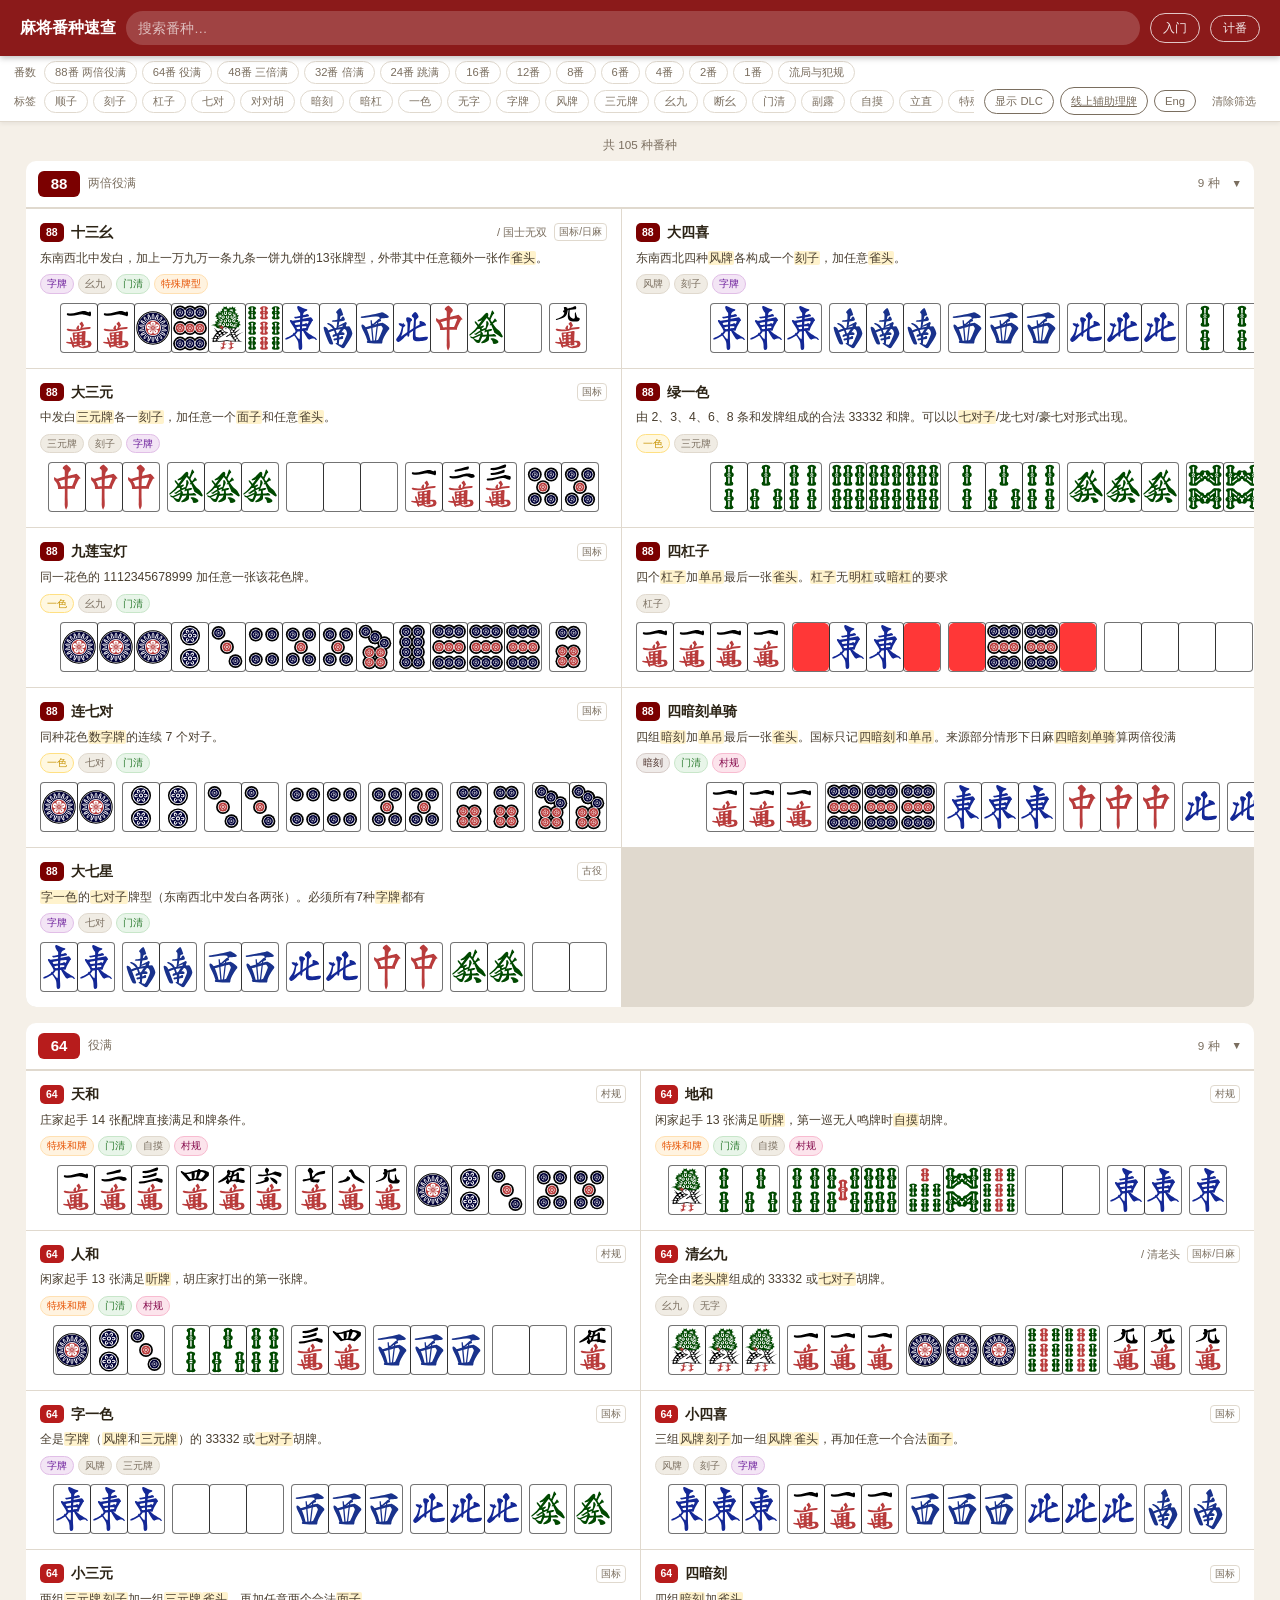
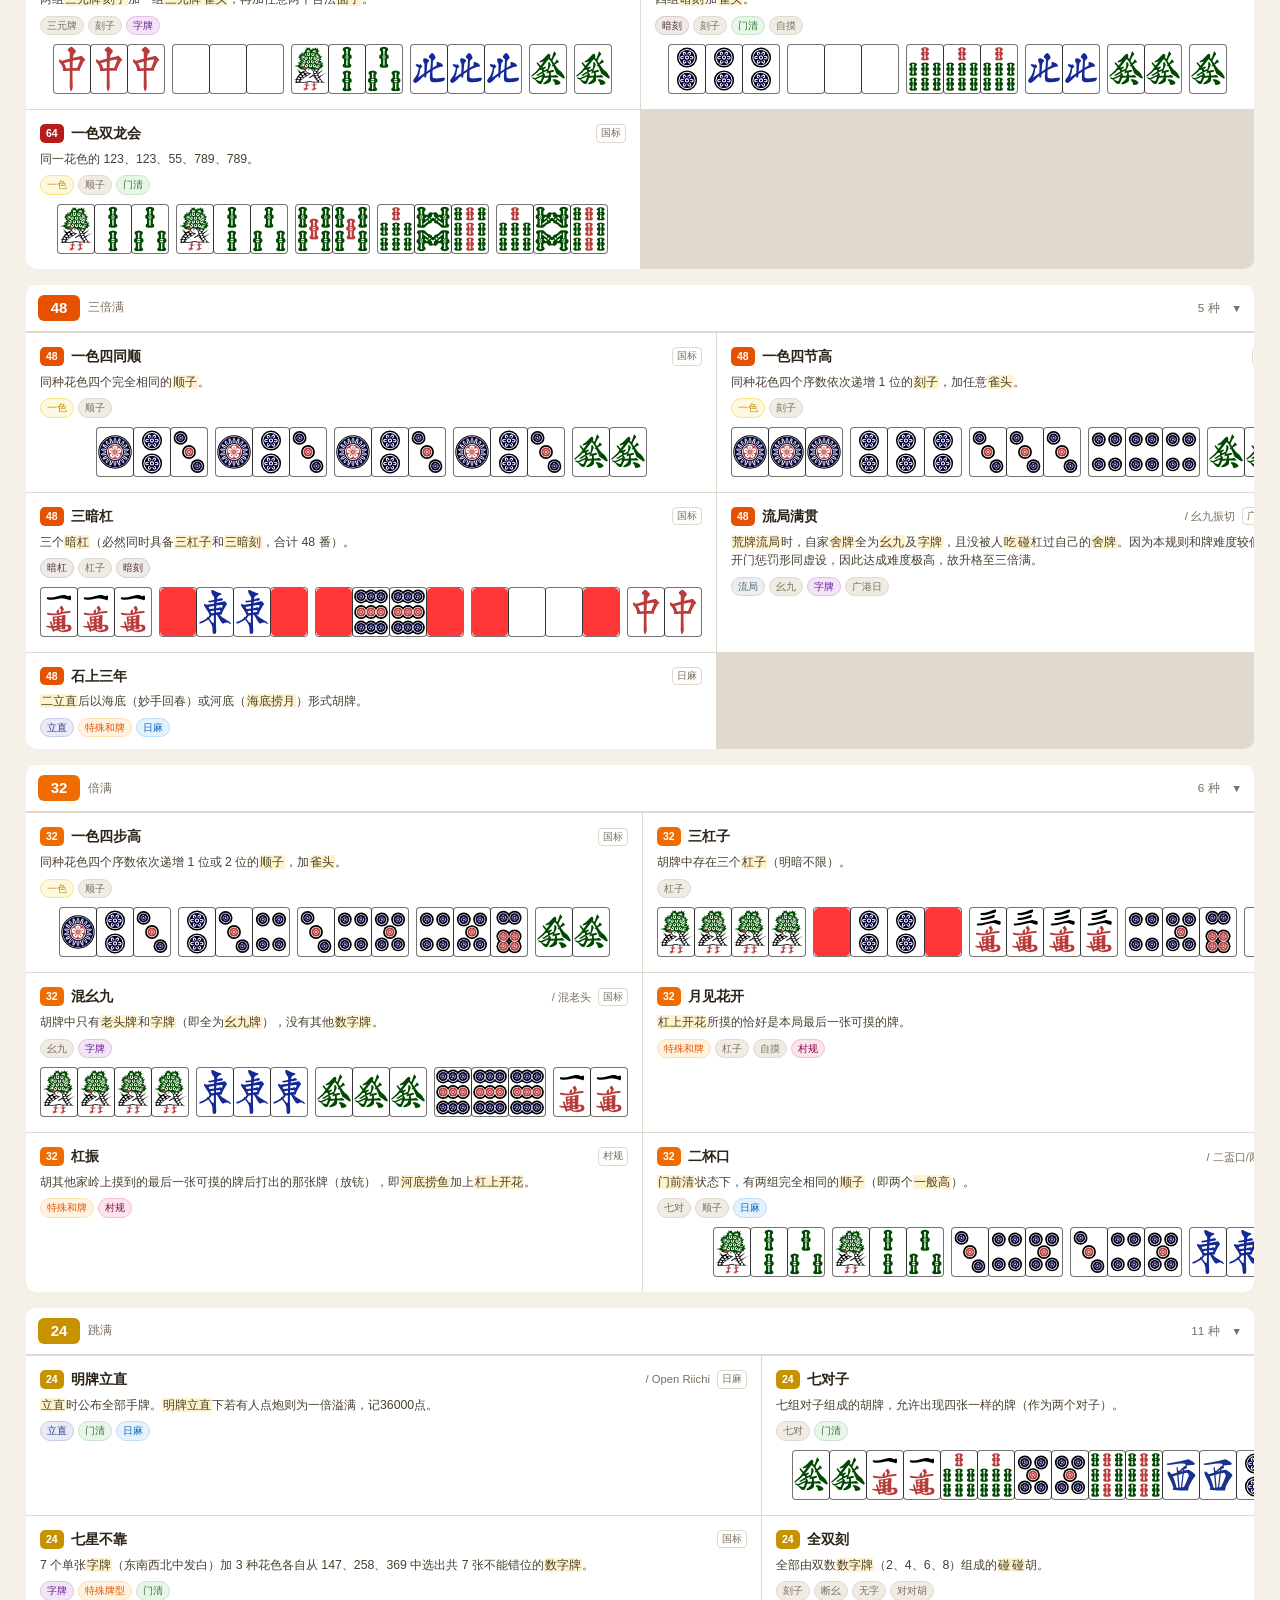
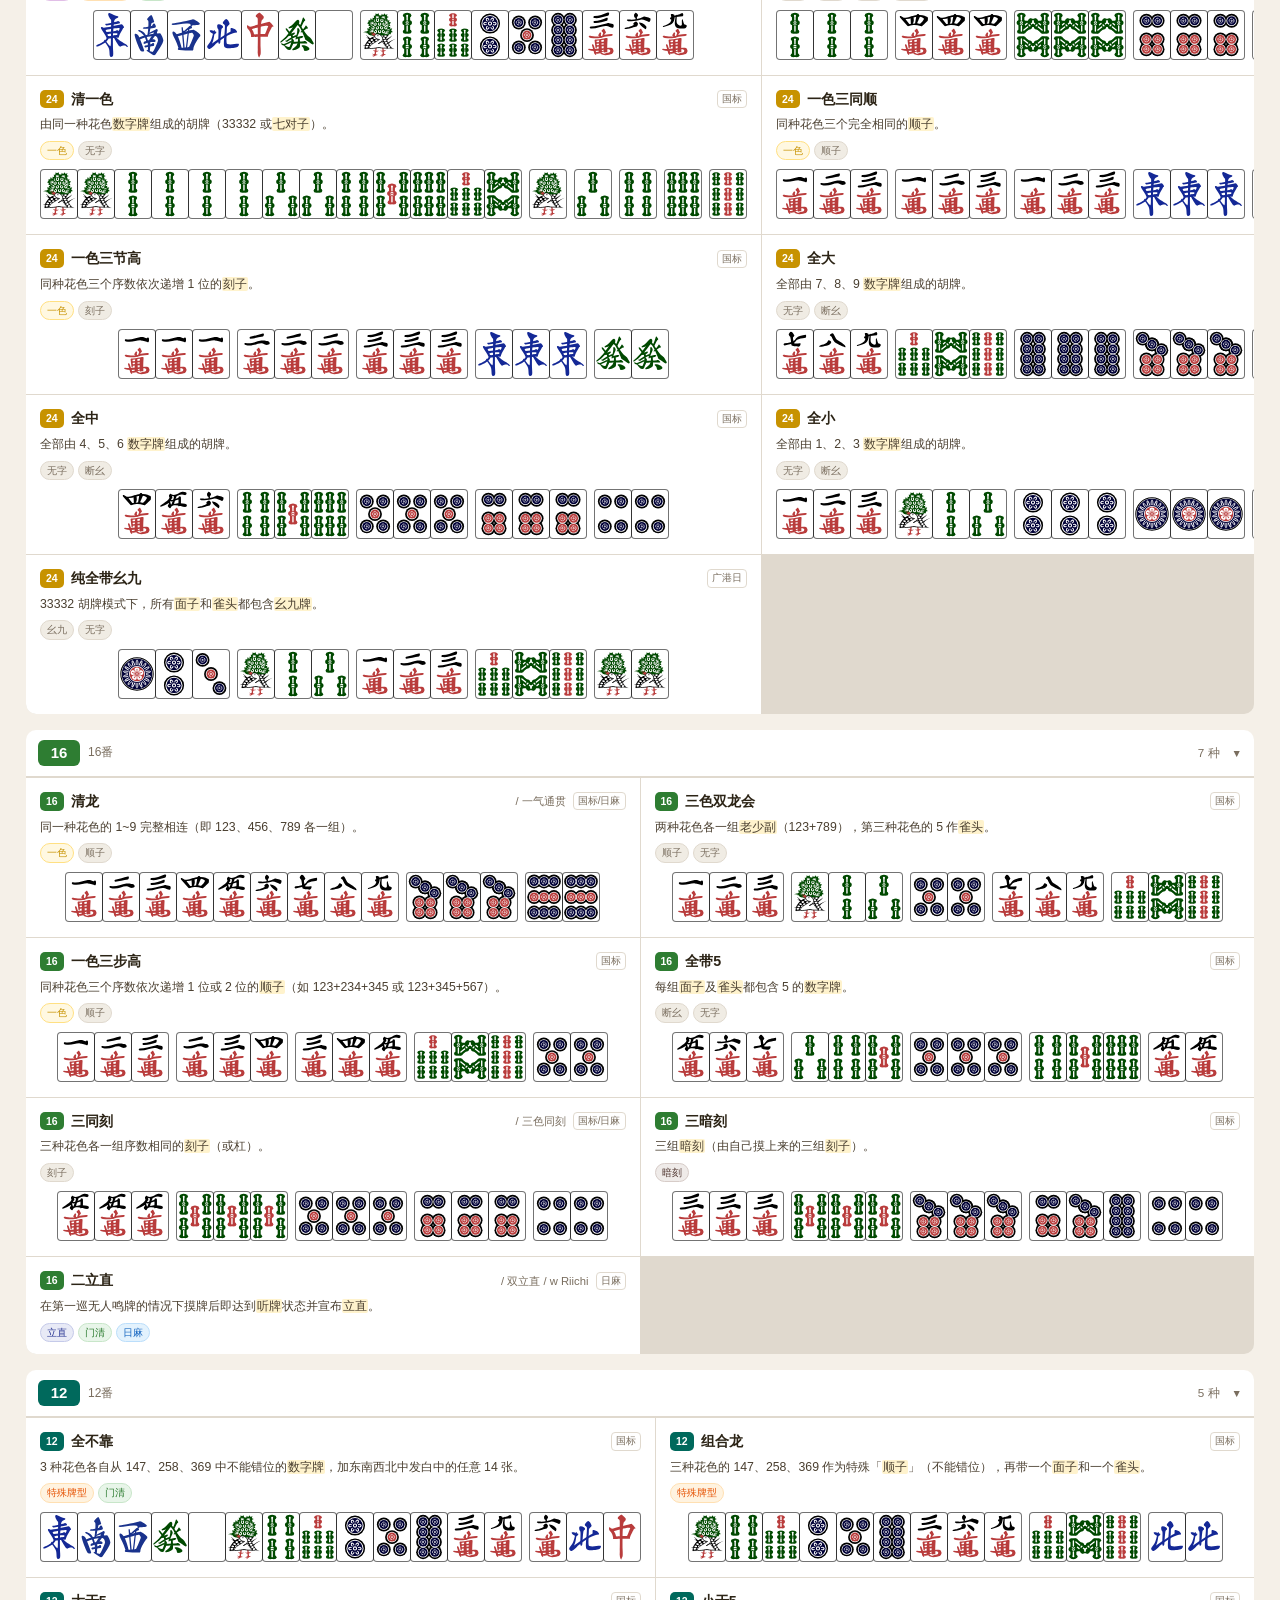
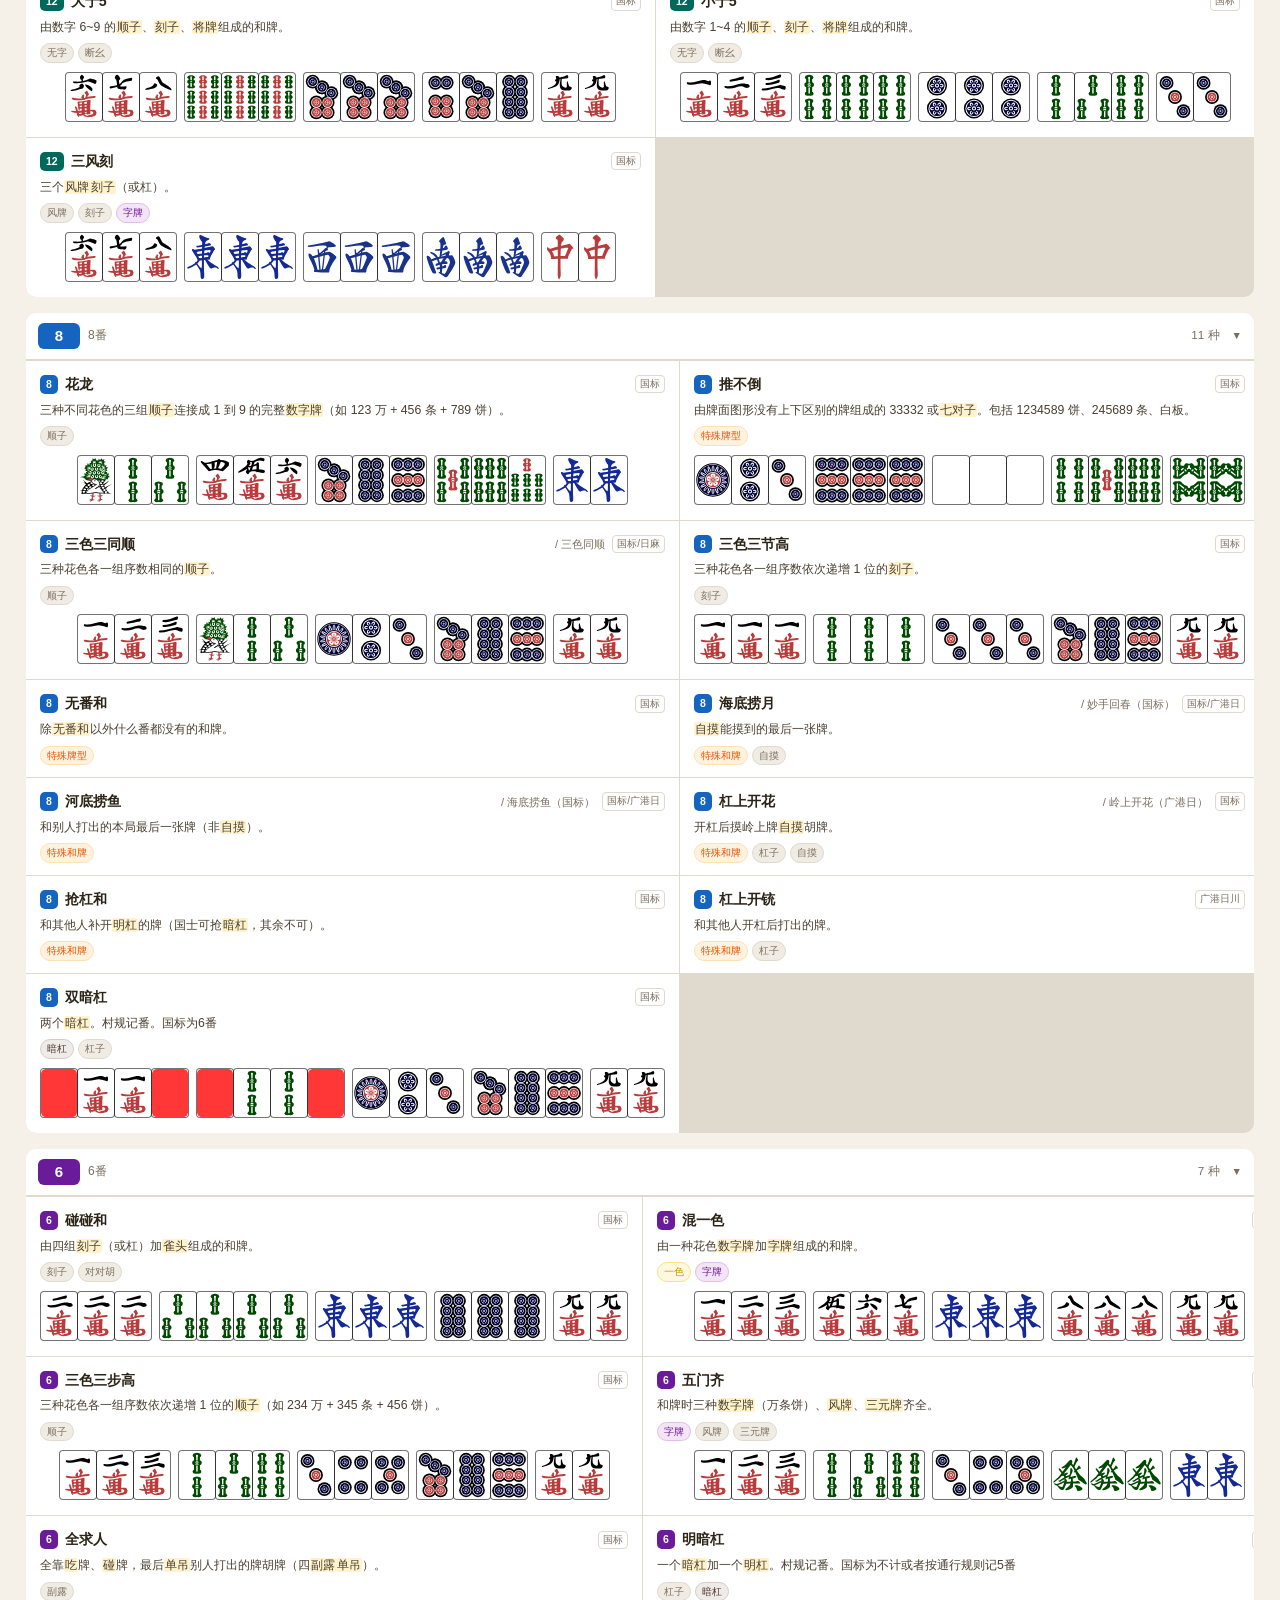
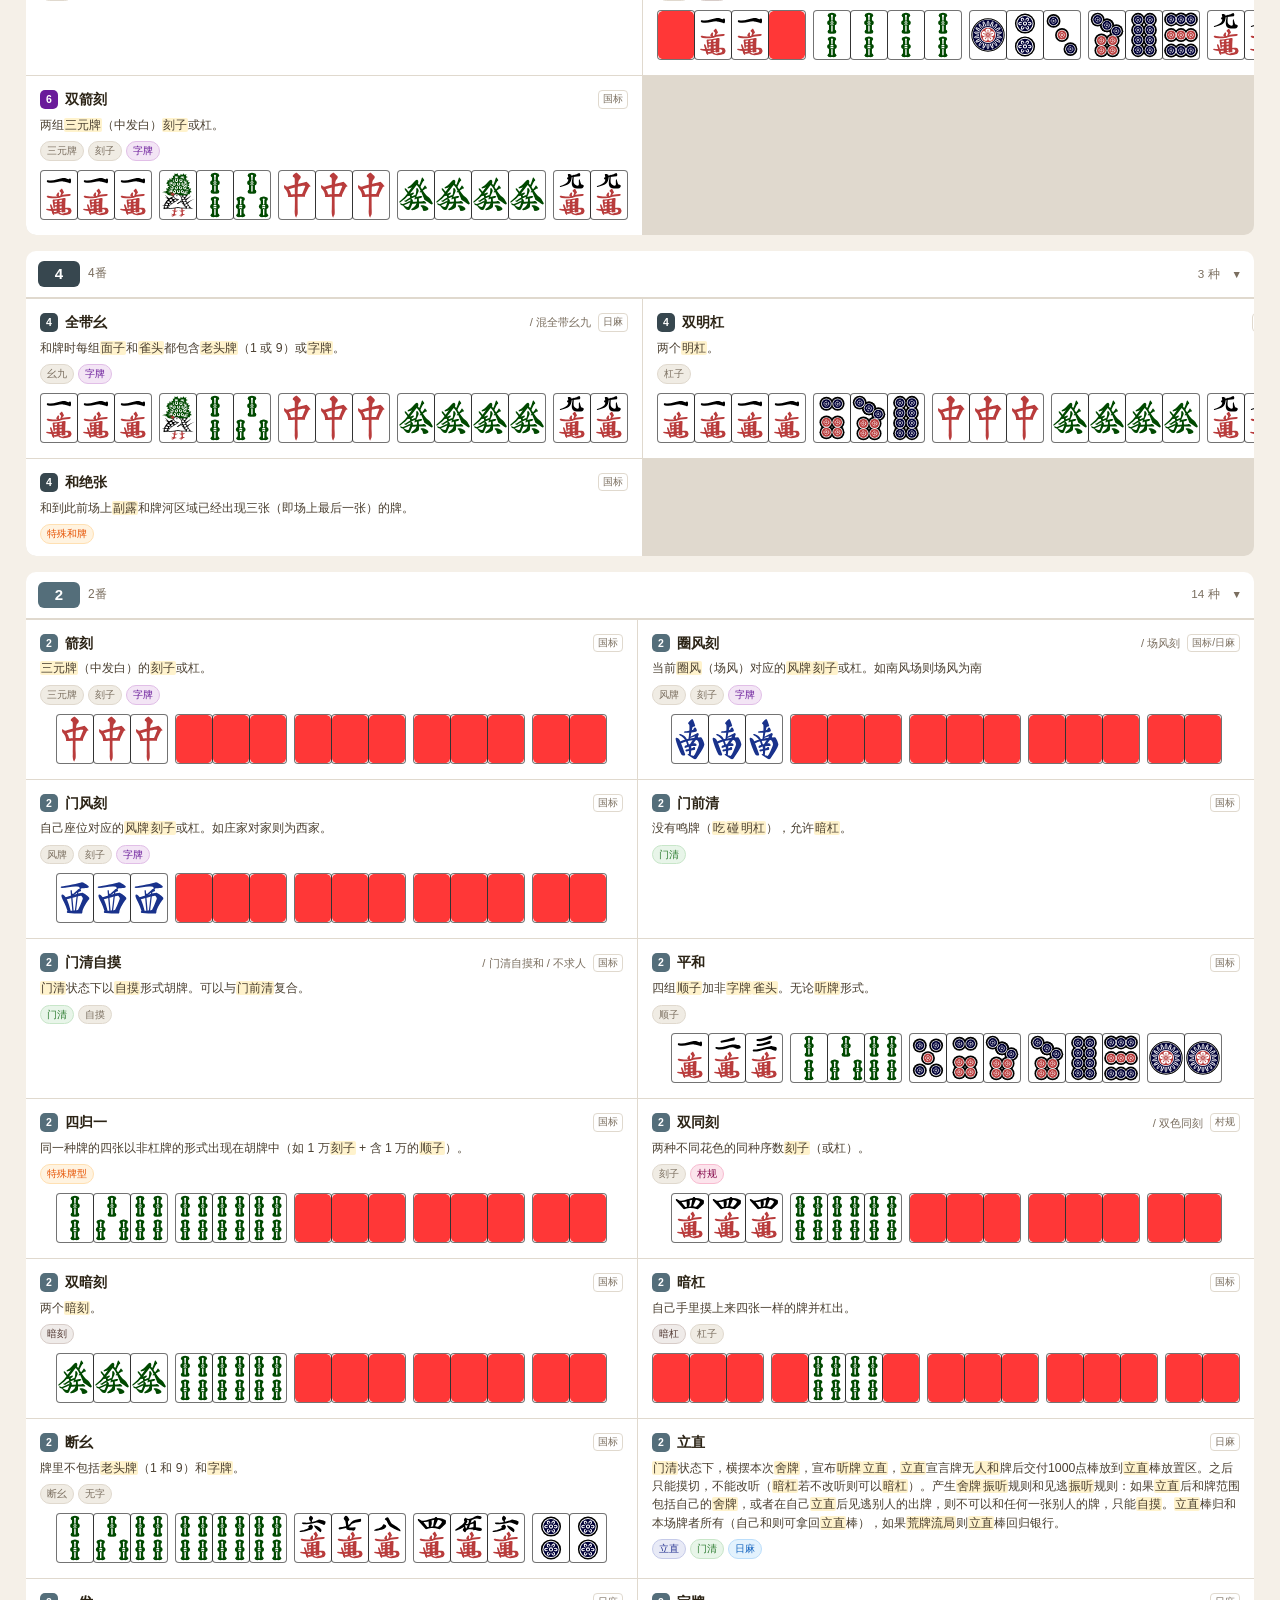
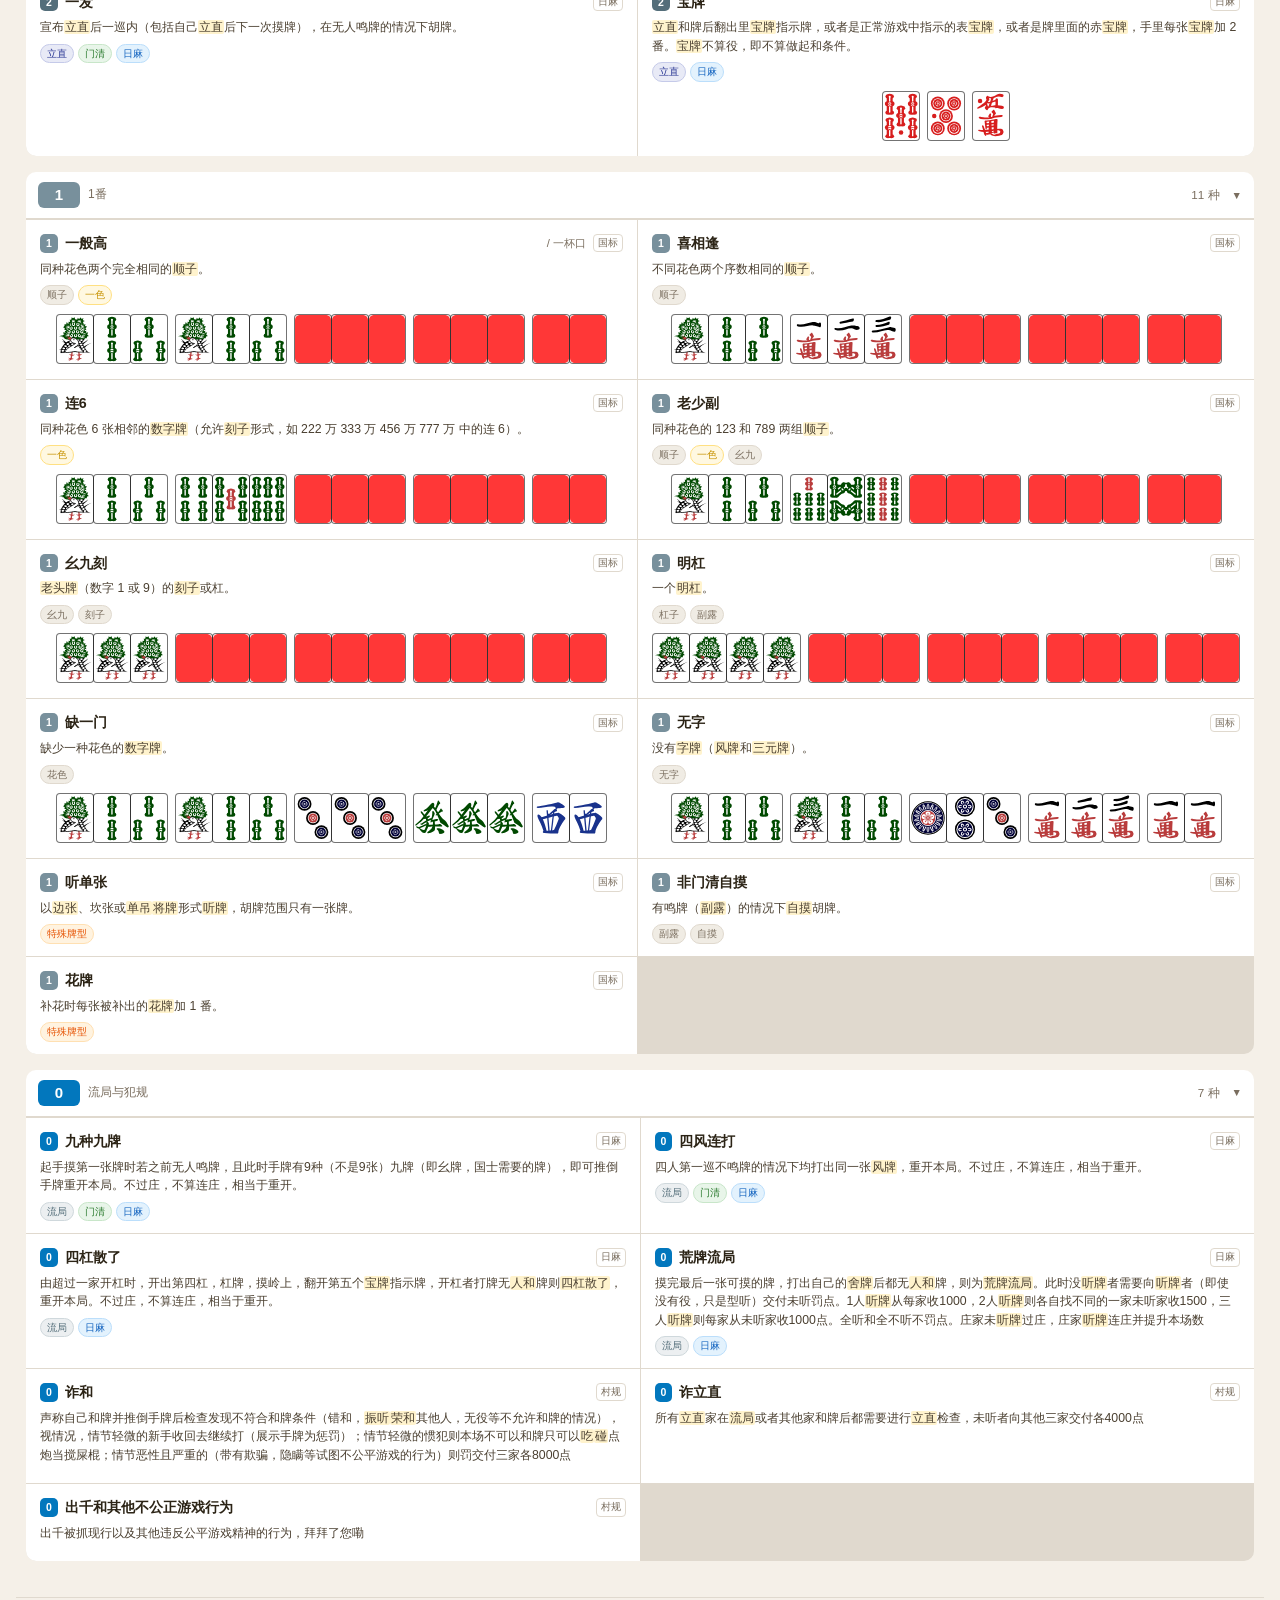
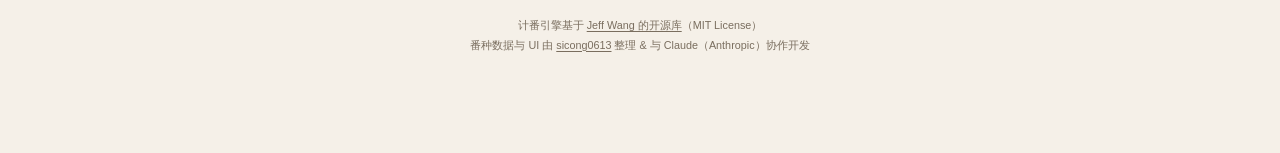
<file: index.html>
<!DOCTYPE html>
<html lang="zh-CN">
<head>
  <meta charset="UTF-8">
  <meta name="viewport" content="width=device-width, initial-scale=1.0">
  <meta name="description" content="国标麻将（含村规）番种速查与计番工具">
  <title>麻将番种速查</title>
  <link rel="stylesheet" href="style.css?v=12">
</head>
<body>

  <header id="site-header">
    <div class="header-inner">
      <h1>麻将番种速查</h1>
      <input type="search" id="search-input" placeholder="搜索番种…" autocomplete="off" spellcheck="false">
      <a href="instruction.html" class="btn-outline" title="入门指南">入门</a>
      <button id="hand-calc-btn" class="btn-outline" title="手牌计番">计番</button>
    </div>
  </header>

  <div id="filter-bar">
    <div class="filter-row" id="fan-filter-row">
      <span class="filter-label">番数</span>
      <div class="chip-group" id="fan-chips"></div>
    </div>
    <div class="filter-row" id="tag-filter-row">
      <span class="filter-label">标签</span>
      <div class="chip-group" id="tag-chips"></div>
    </div>
    <div class="filter-row filter-actions">
      <button id="dlc-toggle" class="btn-outline btn-sm">显示 DLC</button>
      <a href="online.html" class="btn-outline btn-sm">线上辅助理牌</a>
      <button id="lang-toggle" class="btn-outline btn-sm">Eng</button>
      <button id="clear-filters" class="btn-ghost btn-sm">清除筛选</button>
    </div>
  </div>

  <div id="results-summary"></div>

  <main id="fan-list"></main>

  <div id="calc-bar" class="hidden">
    <div class="calc-bar-inner">
      <span>已选 <strong id="calc-count">0</strong> 种</span>
      <span class="calc-sep">｜</span>
      <span>合计 <strong id="calc-total">0</strong> 番</span>
      <button id="calc-clear" class="btn-ghost btn-sm">清除</button>
      <button id="calc-close" class="btn-outline btn-sm">退出</button>
    </div>
  </div>

  <!-- 手牌计番页面 -->
  <div id="hand-calc-page" class="hc-page hidden">
    <div class="hc-topbar">
      <button id="hc-back" class="hc-btn-ghost" data-i18n="← 返回">← 返回</button>
      <span class="hc-title" data-i18n="手牌计番">手牌计番</span>
      <button id="hc-clear-all" class="hc-btn-ghost" data-i18n="清空">清空</button>
    </div>

    <div class="hc-content">
      <div class="hc-section">
        <div class="hc-section-label"><span data-i18n="立牌">立牌</span> <span id="hc-standing-count">0/13</span></div>
        <div id="hc-standing-area" class="hc-tile-row"></div>
      </div>

      <div class="hc-section hc-win-row">
        <div class="hc-section-label"><span data-i18n="和牌张">和牌张</span></div>
        <div id="hc-win-area" class="hc-tile-row"></div>
        <div class="hc-select-tools">
          <label class="hc-check"><input type="checkbox" id="hc-select-check"> <span data-i18n="选牌">选牌</span></label>
          <button id="hc-set-meld" class="hc-btn-xs" disabled title="选中的3~4张组成刻子/顺子/杠">设为副露</button>
          <button id="hc-set-win"  class="hc-btn-xs" disabled title="把选中的单张设为和牌张">和牌张</button>
          <button id="hc-del-sel"  class="hc-btn-xs hc-btn-danger" disabled title="删除选中的牌（不放回手牌）">删除</button>
        </div>
      </div>

      <div class="hc-section">
        <div class="hc-section-label" data-i18n="副露">副露</div>
        <div id="hc-meld-area" class="hc-meld-row"></div>
      </div>

      <div class="hc-section hidden" id="hc-buffer-section">
        <div class="hc-section-label"><span id="hc-buffer-label">组合中 (0/3)</span> <button id="hc-buffer-clear" class="hc-btn-ghost hc-btn-xs" data-i18n="取消">取消</button></div>
        <div id="hc-buffer-area" class="hc-tile-row"></div>
      </div>

      <div class="hc-section hc-settings">
        <label class="hc-check"><input type="checkbox" id="hc-self-drawn"> <span data-i18n="自摸">自摸</span></label>
        <label class="hc-check"><input type="checkbox" id="hc-dealer-win"> <span data-i18n="庄赢">庄赢</span></label>
        <label class="hc-check"><input type="checkbox" id="hc-last-tile"> <span data-i18n="和绝张">和绝张</span></label>
        <label class="hc-check"><input type="checkbox" id="hc-kong-win"> <span data-i18n="杠上开花">杠上开花</span></label>
        <label class="hc-check"><input type="checkbox" id="hc-gang-kai-chong"> <span data-i18n="杠上开铳">杠上开铳</span></label>
        <label class="hc-check"><input type="checkbox" id="hc-qiang-gang"> <span data-i18n="抢杠">抢杠</span></label>
        <label class="hc-check"><input type="checkbox" id="hc-wall-last"> <span data-i18n="海底捞月">海底捞月</span></label>
        <label class="hc-check"><input type="checkbox" id="hc-river-last"> <span data-i18n="河底捞鱼">河底捞鱼</span></label>
        <label class="hc-check"><input type="checkbox" id="hc-fan-tian_he"> <span data-i18n="天和">天和</span></label>
        <label class="hc-check"><input type="checkbox" id="hc-fan-di_he"> <span data-i18n="地和">地和</span></label>
        <label class="hc-check"><input type="checkbox" id="hc-fan-ren_he"> <span data-i18n="人和">人和</span></label>
        <label class="hc-check"><input type="checkbox" id="hc-liuju-manguan"> <span data-i18n="流局满贯">流局满贯</span></label>
      </div>

      <div class="hc-section hc-winds">
        <label><span data-i18n="圈风">圈风</span> <select id="hc-prevalent"><option value="" selected data-i18n="—">—</option><option value="0" data-i18n="东">东</option><option value="1" data-i18n="南">南</option><option value="2" data-i18n="西">西</option><option value="3" data-i18n="北">北</option></select></label>
        <label><span data-i18n="门风">门风</span> <select id="hc-seat"><option value="" selected data-i18n="—">—</option><option value="0" data-i18n="东">东</option><option value="1" data-i18n="南">南</option><option value="2" data-i18n="西">西</option><option value="3" data-i18n="北">北</option></select></label>
        <label><span data-i18n="花牌">花牌</span> <input type="number" id="hc-flowers" min="0" max="8" value="0"></label>
      </div>

      <div class="hc-section hc-dora-row">
        <label class="hc-check">
          <input type="checkbox" id="hc-dora">
          <span data-i18n="宝牌">宝牌</span>
          <select id="hc-dora-count" disabled>
            <option value="1">1</option>
            <option value="2">2</option>
            <option value="3">3</option>
            <option value="4">4</option>
            <option value="5">5</option>
            <option value="6">6</option>
            <option value="7">7</option>
            <option value="8">8</option>
            <option value="9">9</option>
            <option value="10">10</option>
          </select>
          <span data-i18n="张">张</span>
        </label>
      </div>

      <div class="hc-section hc-riichi-row">
        <label class="hc-check">
          <input type="checkbox" id="hc-riichi">
          <select id="hc-riichi-type" disabled>
            <option value="riichi" data-i18n="立直">立直</option>
            <option value="double_riichi" data-i18n="二立直">二立直</option>
            <option value="open_riichi" data-i18n="明牌立直">明牌立直</option>
          </select>
        </label>
        <label class="hc-check">
          <input type="checkbox" id="hc-ippatsu" disabled>
          <span data-i18n="一发">一发</span>
        </label>
      </div>

      <div class="hc-section hc-calc-row">
        <button id="hc-calc-btn" class="hc-calc-btn" disabled data-i18n="计 算">计 算</button>
        <button id="hc-upload-btn" class="hc-upload-btn" disabled title="计算并上传番型数据">上传</button>
        <button id="hc-recognize-btn" class="hc-recog-btn" title="拍照识别，自动填入立牌/副露/和牌张">📷</button>
        <button id="hc-kb-toggle" class="hc-kb-btn" title="收起键盘">⌨</button>
      </div>

      <div id="hc-result" class="hc-result hidden"></div>
    </div>

    <div class="hc-bottom">
      <div class="hc-mode-row">
        <button class="hc-mode-btn active" data-mode="standing" data-i18n="立牌">立牌</button>
        <button class="hc-mode-btn" data-mode="meld" data-i18n="吃/碰">吃/碰</button>
        <button class="hc-mode-btn" data-mode="minggang" data-i18n="明杠">明杠</button>
        <button class="hc-mode-btn" data-mode="angang" data-i18n="暗杠">暗杠</button>
      </div>
      <div id="hc-picker" class="hc-picker"></div>
    </div>

    <!-- 拍照识别浮层 -->
    <div id="hc-recog-modal" class="hc-recog-overlay hidden">
      <div class="hc-recog-box">
        <div class="hc-recog-head">
          <strong>拍照识别</strong>
          <button id="hc-recog-close" class="hc-btn-ghost">✕</button>
        </div>
        <div class="hc-recog-bar">
          <input id="hc-recog-file" type="file" accept="image/*">
          <input id="hc-recog-camera" type="file" accept="image/*" capture="environment" hidden>
          <button id="hc-recog-camera-btn" class="hc-recog-mini" title="调用相机直接拍照">📷 拍照</button>
          <button id="hc-recog-roi" class="hc-recog-mini" hidden>框选手牌区域</button>
          <button id="hc-recog-clear" class="hc-recog-mini" hidden>清除框选</button>
        </div>
        <p class="hc-recog-hint">上传<strong>完整照片</strong>后，点「框选手牌区域」拖一个矩形框住你的手牌，只保留框内的牌。
          把被吃/碰/杠的牌（含和牌张）<strong>转向摆放</strong>，可自动识别为副露/和牌张——转向的牌若能与相邻牌组成刻子/顺子/杠，即归为副露；否则作为候选和牌张，全场恰好一个候选时自动锁定。</p>
        <div id="hc-recog-msg" class="hc-recog-msg"></div>
        <canvas id="hc-recog-canvas" hidden></canvas>
        <div id="hc-recog-summary" class="hc-recog-summary"></div>
        <div id="hc-recog-tiles" class="hc-recog-tiles"></div>
        <div class="hc-recog-actions">
          <button id="hc-recog-set-meld" class="hc-recog-action-btn" disabled>设为副露</button>
          <button id="hc-recog-set-win"  class="hc-recog-action-btn" disabled>和牌张</button>
          <button id="hc-recog-del"      class="hc-recog-action-btn hc-btn-danger" disabled>删除</button>
          <button id="hc-recog-fill" class="hc-calc-btn" disabled>接受并填入</button>
        </div>
      </div>
    </div>
  </div>

  <footer id="site-footer">
    <p>计番引擎基于 <a href="https://github.com/summerinsects/mahjong-algorithm" target="_blank" rel="noopener">Jeff Wang 的开源库</a>（MIT License）</p>
    <p>番种数据与 UI 由 <a href="https://github.com/sicong0613/Mahjong_rules" target="_blank" rel="noopener">sicong0613</a> 整理 &amp; 与 Claude（Anthropic）协作开发</p>
  </footer>

  <script src="data/glossary.js?v=3"></script>
  <script src="data/fans.js?v=8"></script>
  <script src="data/wasm_name_map.js?v=3"></script>
  <script src="data/fan_calculator.js?v=3"></script>
  <script src="calculator.js?v=3"></script>
  <script src="calc-ui.js?v=24"></script>
  <script src="script.js?v=4"></script>
</body>
</html>
</file>
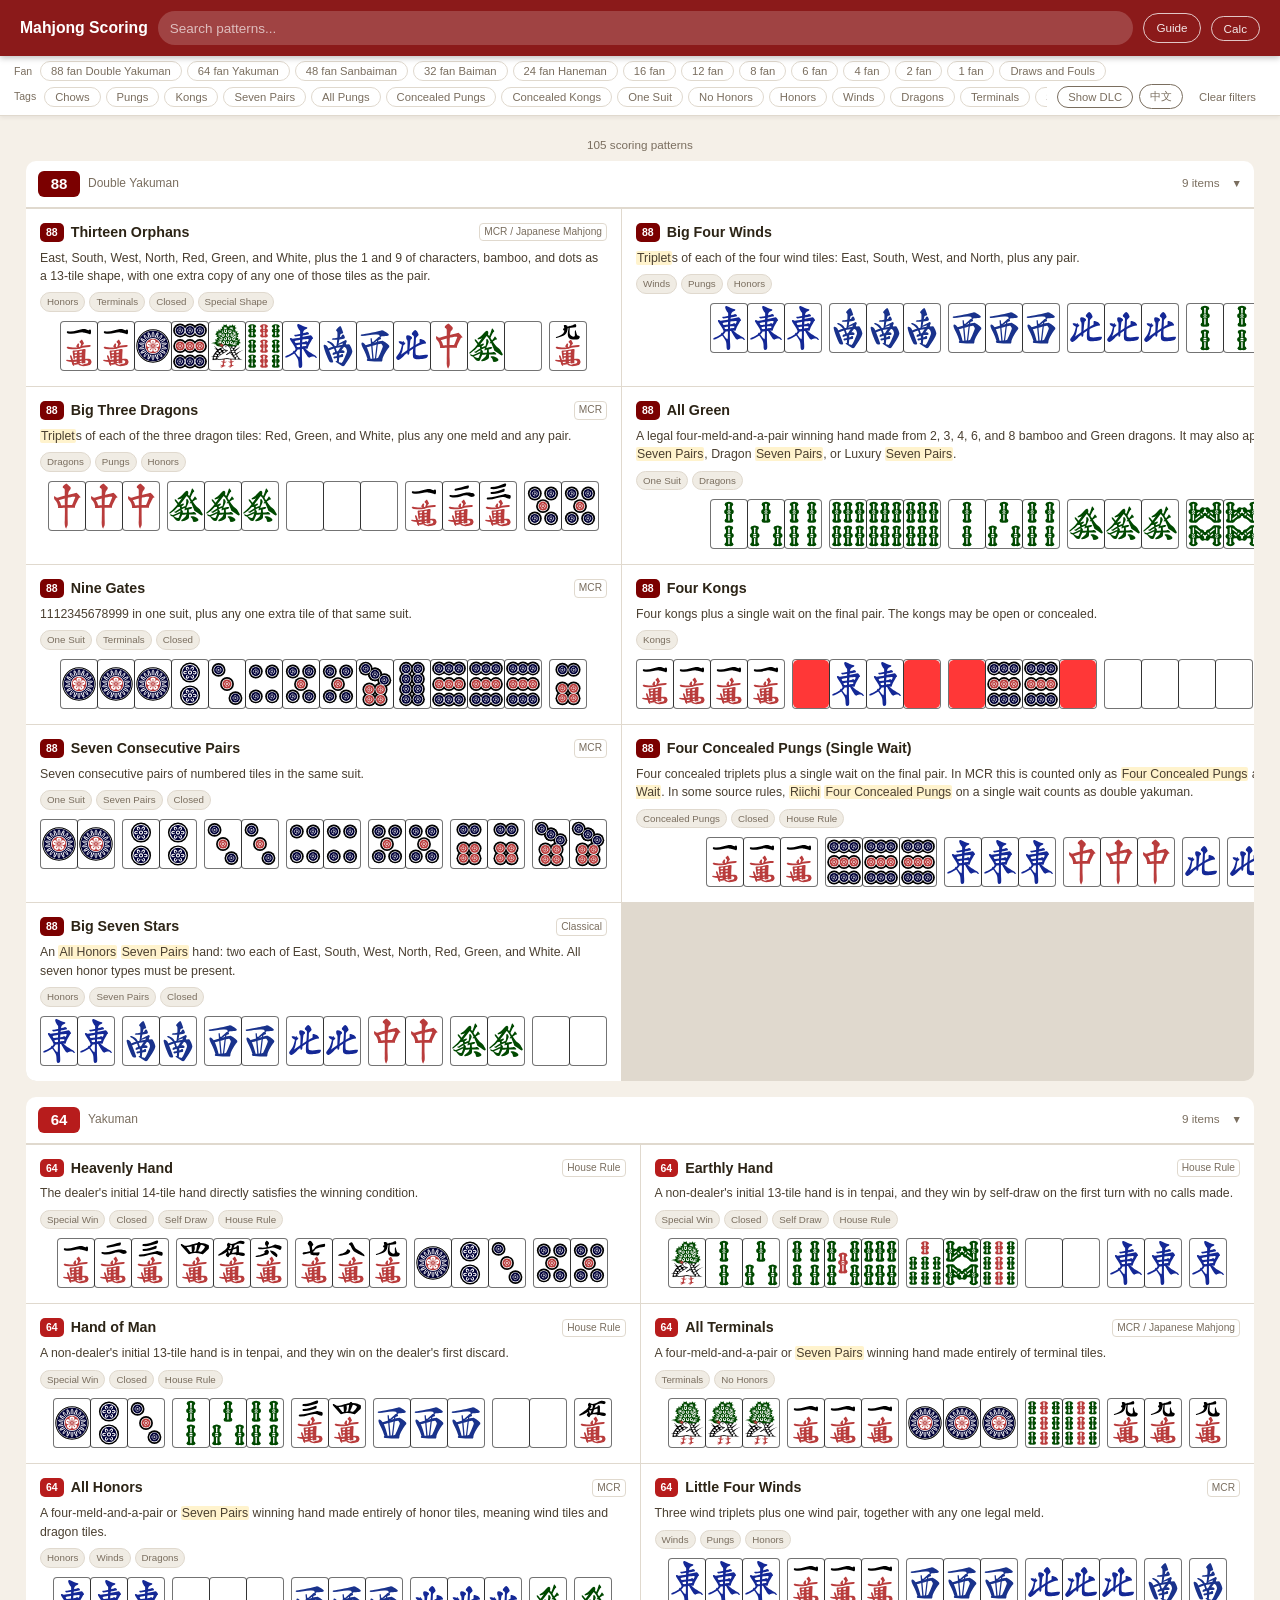
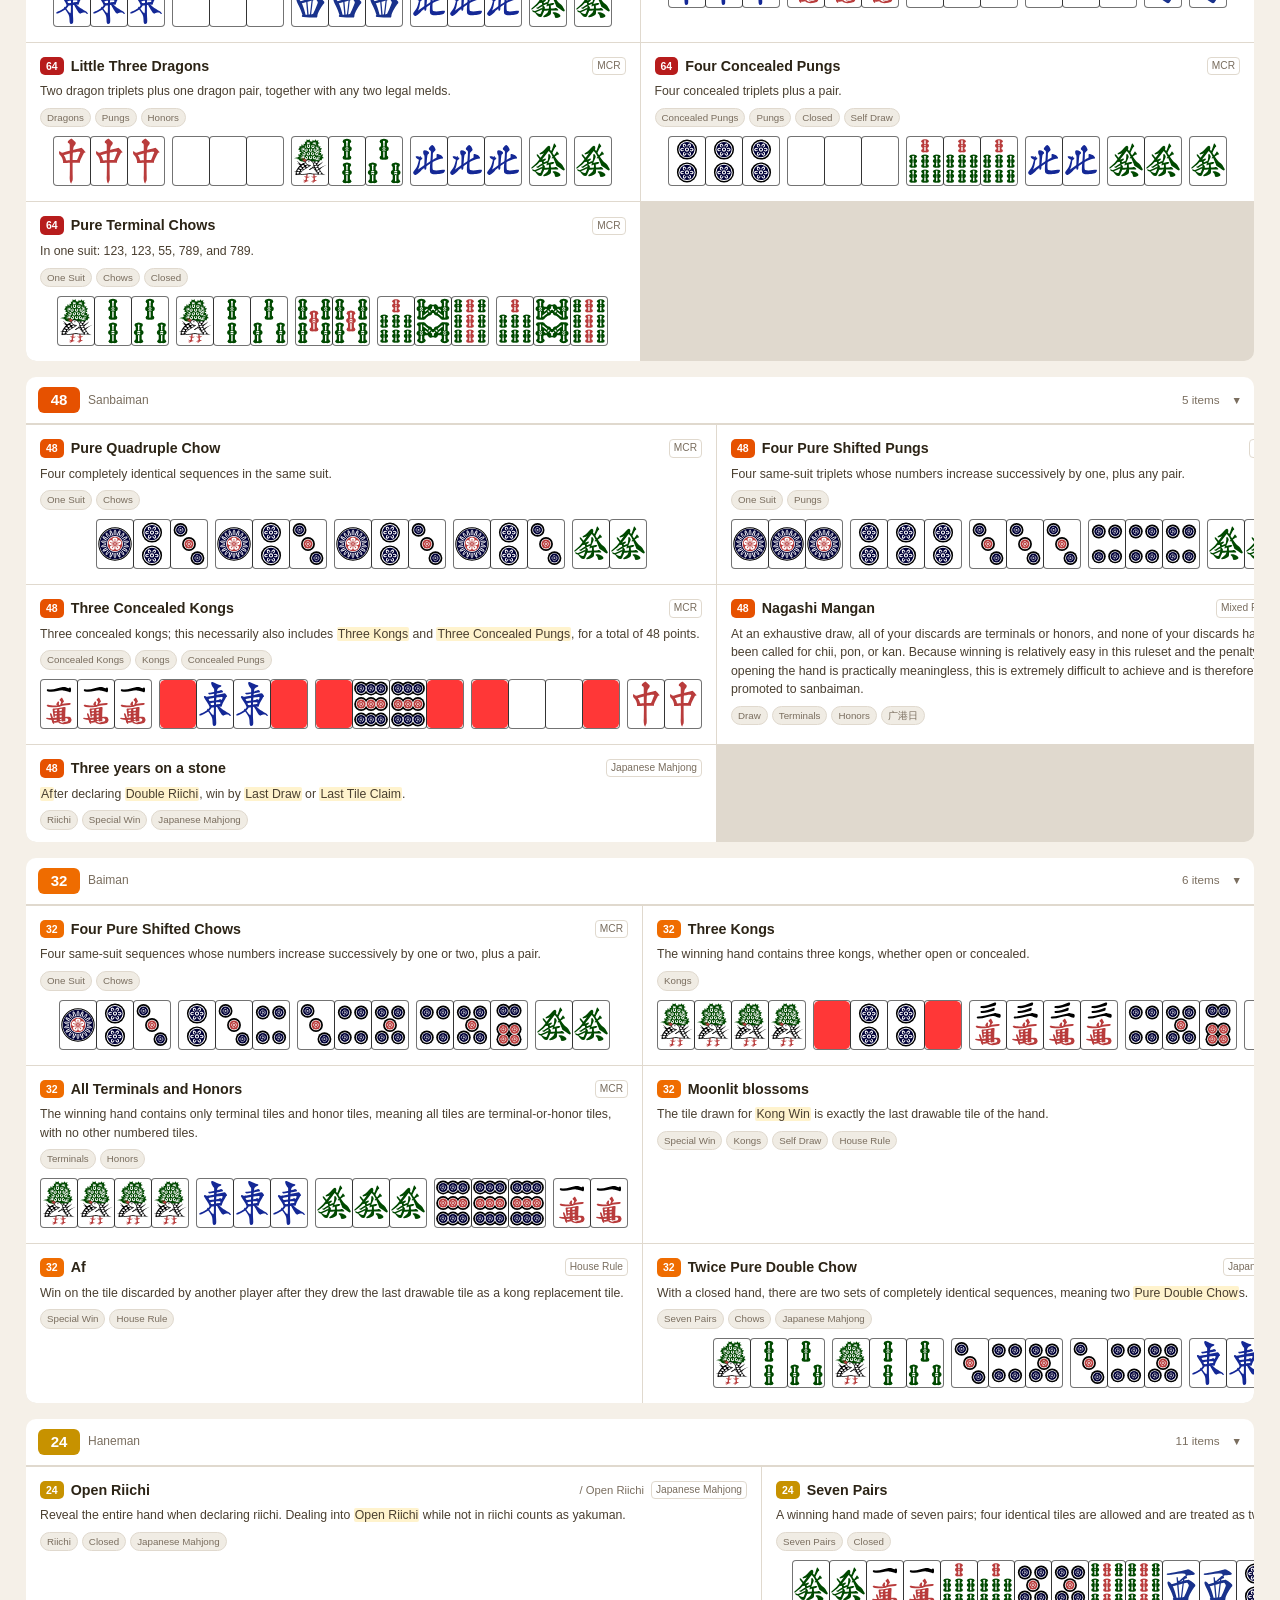
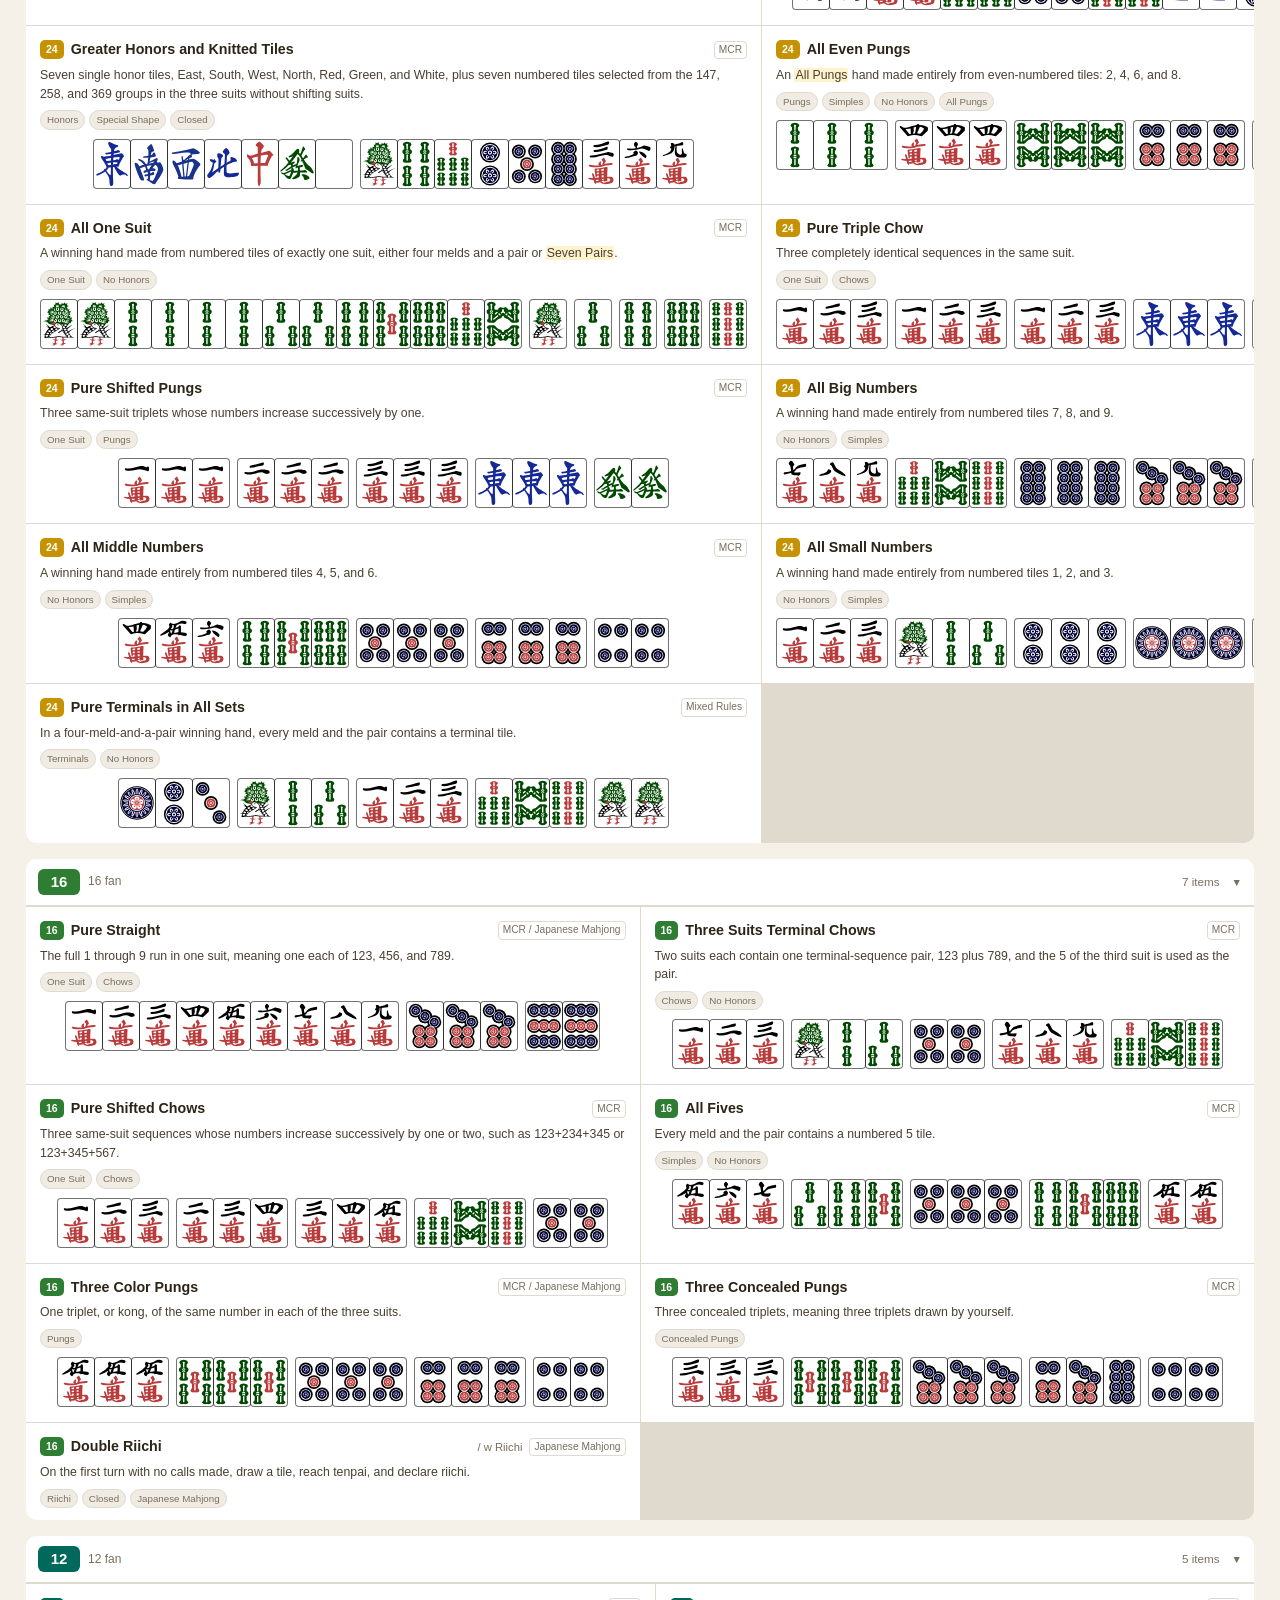
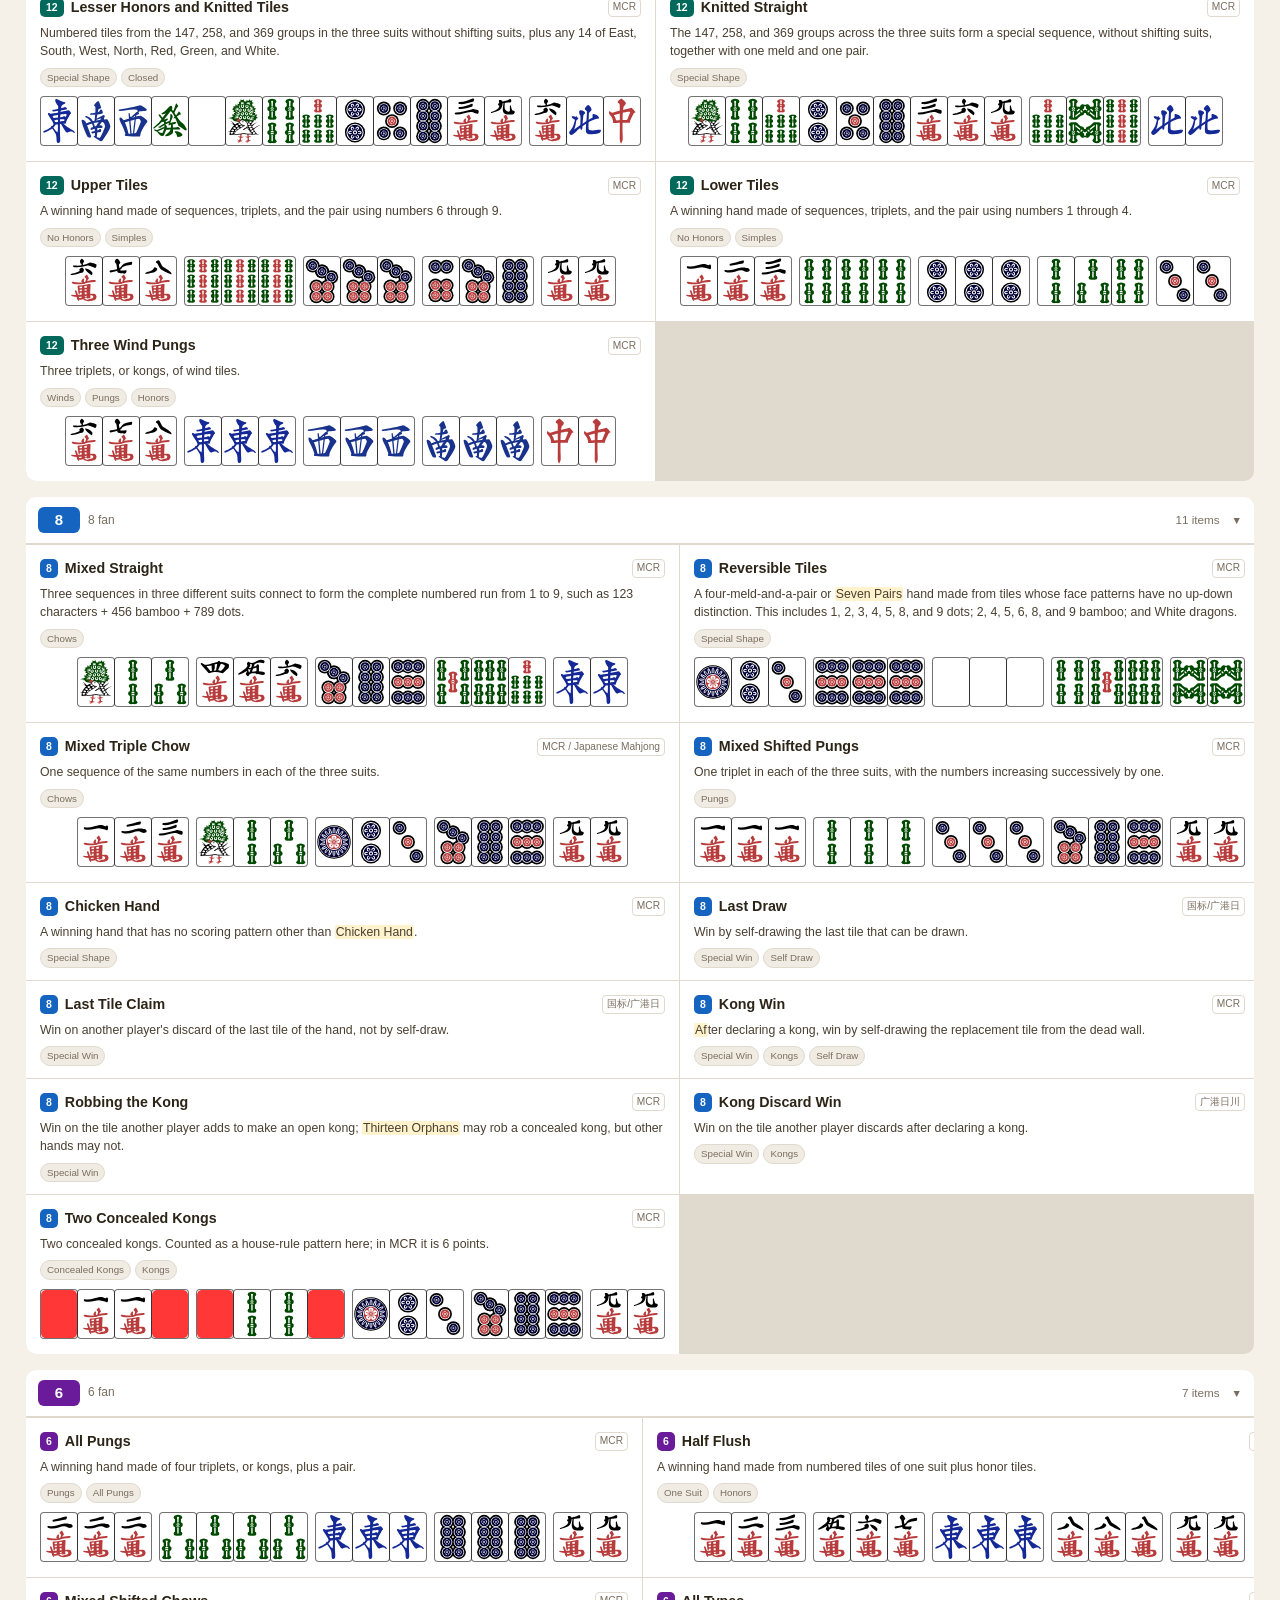
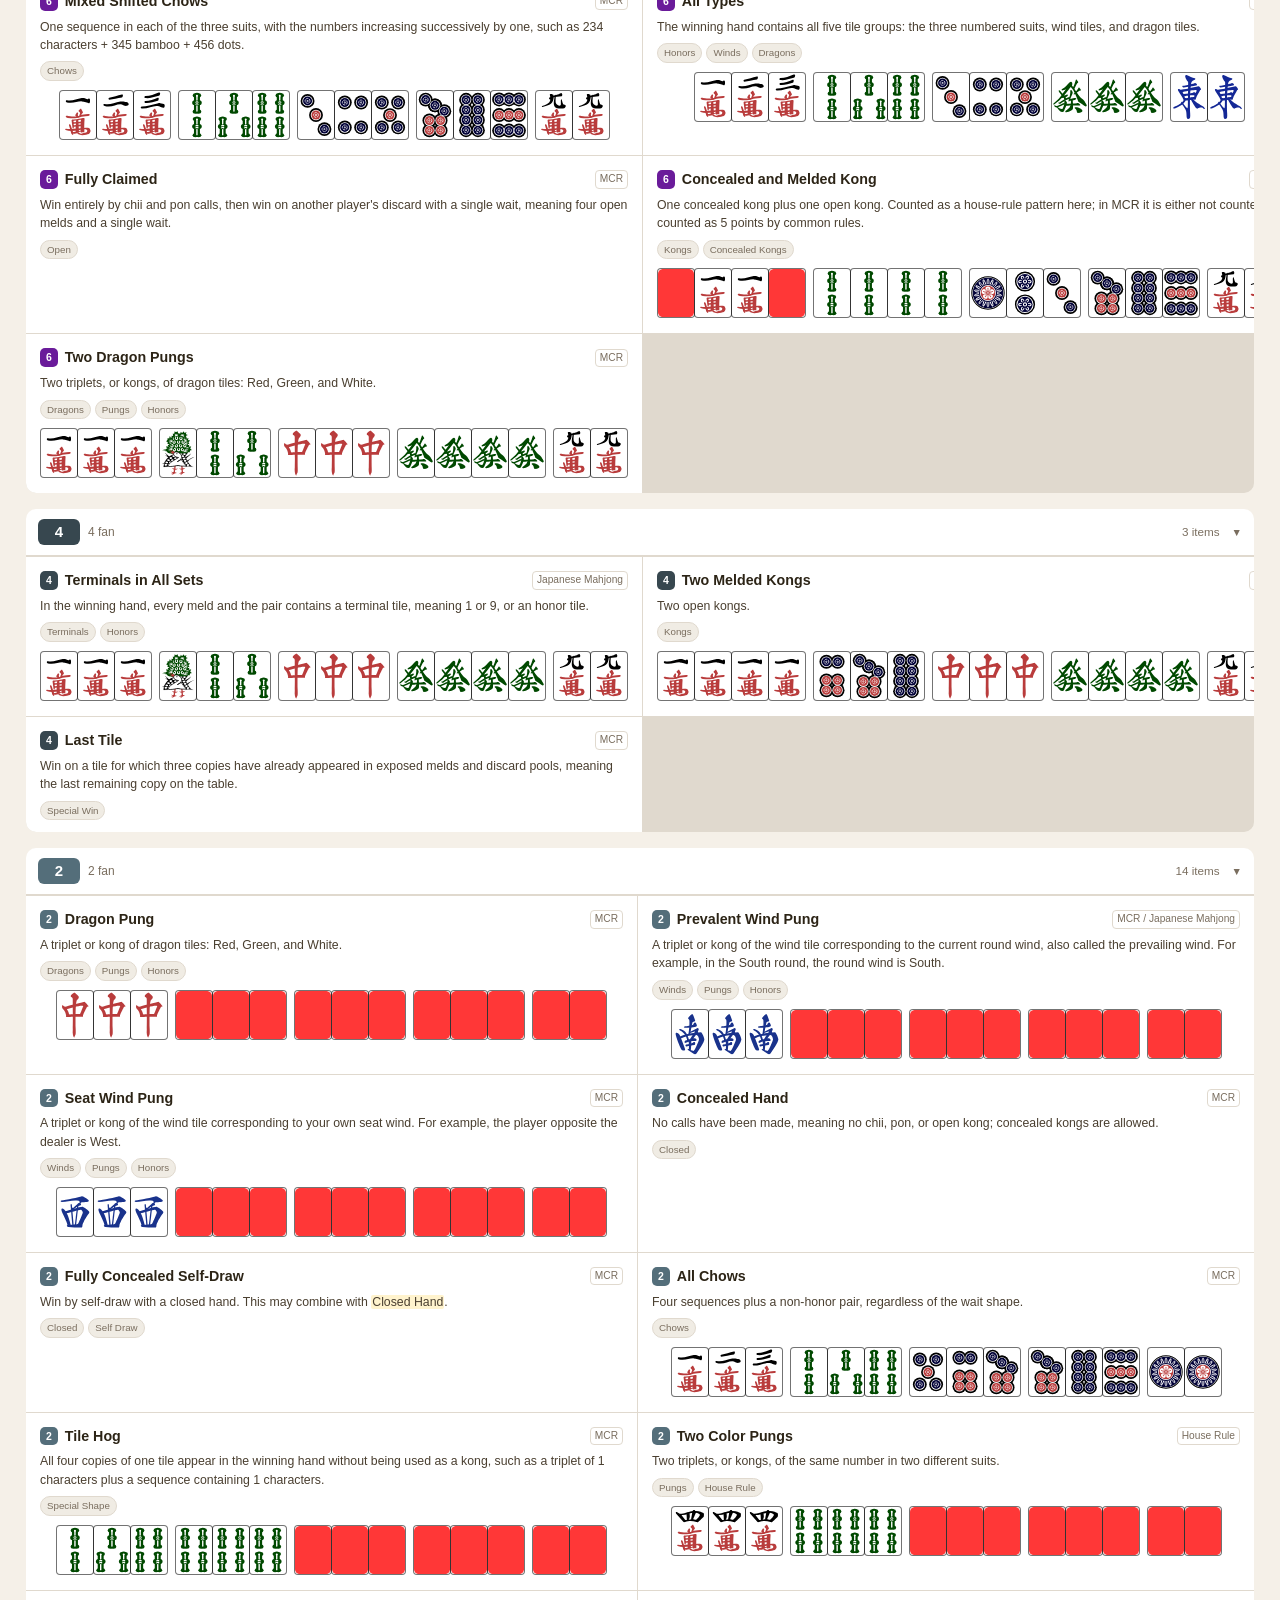
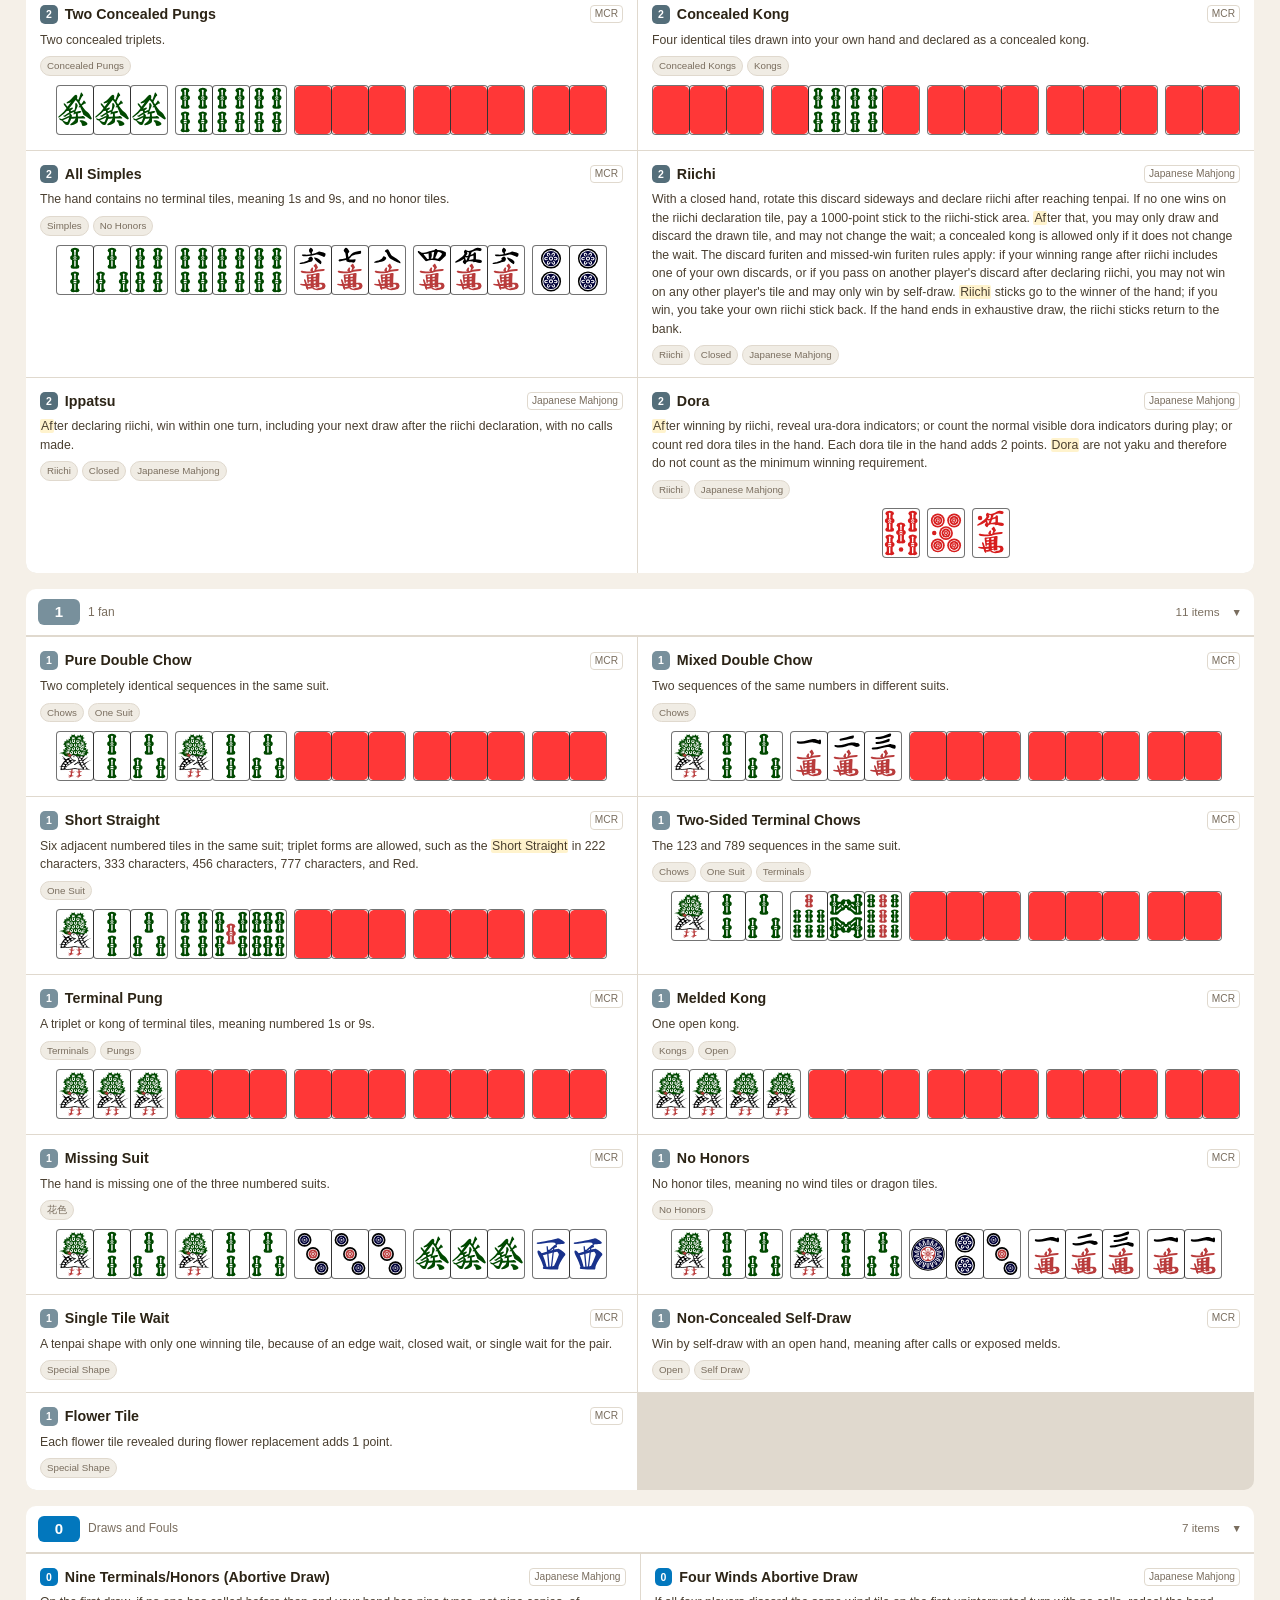
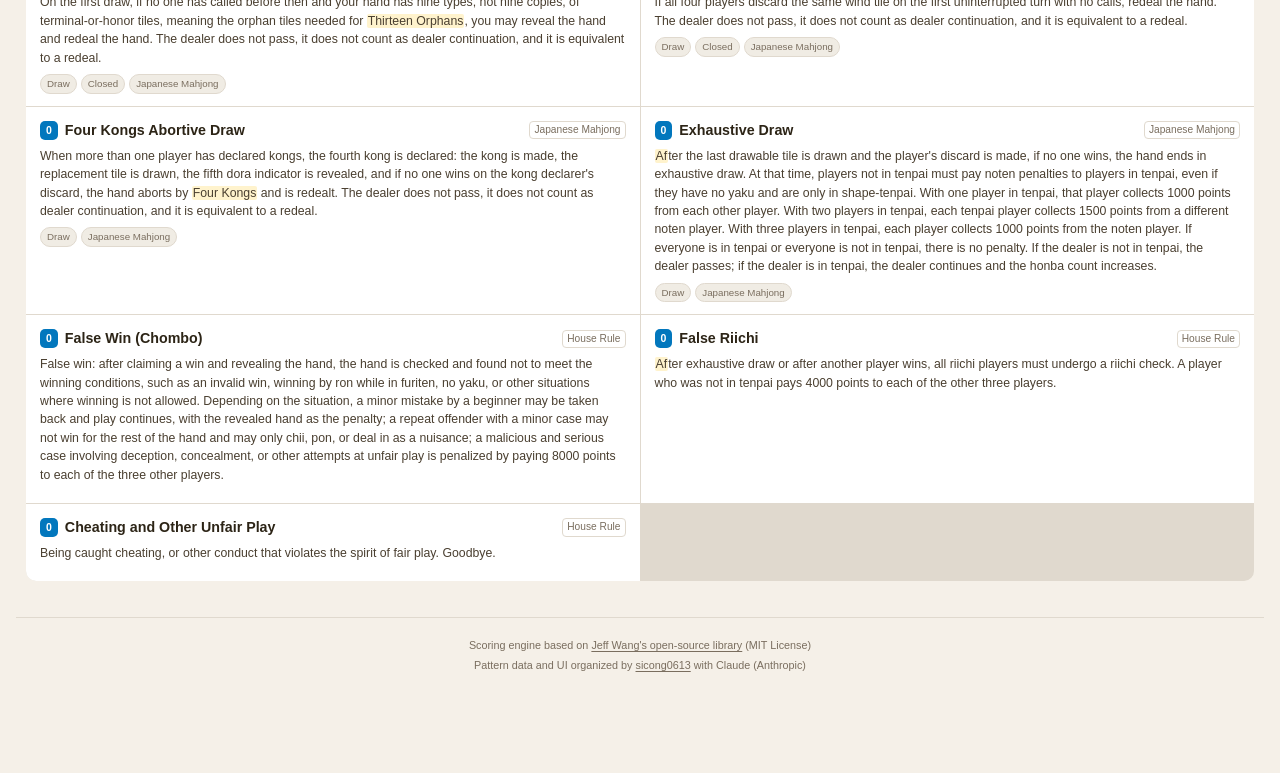
<file: en/index.html>
<!DOCTYPE html>
<html lang="en">
<head>
  <meta charset="UTF-8">
  <meta name="viewport" content="width=device-width, initial-scale=1.0">
  <meta name="description" content="Mahjong scoring-pattern quick reference and hand calculator">
  <base href="../">
  <title>Mahjong Scoring Reference</title>
  <link rel="stylesheet" href="style.css?v=12">
</head>
<body>

  <header id="site-header">
    <div class="header-inner">
      <h1>Mahjong Scoring</h1>
      <input type="search" id="search-input" placeholder="Search patterns..." autocomplete="off" spellcheck="false">
      <a href="en/instruction.html" class="btn-outline" title="Beginner guide">Guide</a>
      <button id="hand-calc-btn" class="btn-outline" title="Hand calculator">Calc</button>
    </div>
  </header>

  <div id="filter-bar">
    <div class="filter-row" id="fan-filter-row">
      <span class="filter-label">Fan</span>
      <div class="chip-group" id="fan-chips"></div>
    </div>
    <div class="filter-row" id="tag-filter-row">
      <span class="filter-label">Tags</span>
      <div class="chip-group" id="tag-chips"></div>
    </div>
    <div class="filter-row filter-actions">
      <button id="dlc-toggle" class="btn-outline btn-sm">Show DLC</button>
      <button id="lang-toggle" class="btn-outline btn-sm">中文</button>
      <button id="clear-filters" class="btn-ghost btn-sm">Clear filters</button>
    </div>
  </div>

  <div id="results-summary"></div>

  <main id="fan-list"></main>

  <div id="calc-bar" class="hidden">
    <div class="calc-bar-inner">
      <span>Selected <strong id="calc-count">0</strong></span>
      <span class="calc-sep">|</span>
      <span>Total <strong id="calc-total">0</strong> fan</span>
      <button id="calc-clear" class="btn-ghost btn-sm">Clear</button>
      <button id="calc-close" class="btn-outline btn-sm">Exit</button>
    </div>
  </div>

  <div id="hand-calc-page" class="hc-page hidden">
    <div class="hc-topbar">
      <button id="hc-back" class="hc-btn-ghost" data-i18n="← 返回">← Back</button>
      <span class="hc-title" data-i18n="手牌计番">Hand Calc</span>
      <button id="hc-clear-all" class="hc-btn-ghost" data-i18n="清空">Clear</button>
    </div>

    <div class="hc-content">
      <div class="hc-section">
        <div class="hc-section-label"><span data-i18n="立牌">Standing</span> <span id="hc-standing-count">0/13</span></div>
        <div id="hc-standing-area" class="hc-tile-row"></div>
      </div>

      <div class="hc-section hc-win-row">
        <div class="hc-section-label"><span data-i18n="和牌张">Winning Tile</span></div>
        <div id="hc-win-area" class="hc-tile-row"></div>
        <div class="hc-select-tools">
          <label class="hc-select-toggle"><input type="checkbox" id="hc-select-mode"> Select</label>
          <button id="hc-set-meld" class="hc-btn-xs" disabled title="Make selected 3-4 tiles into a meld">Set Meld</button>
          <button id="hc-set-win" class="hc-btn-xs" disabled title="Set the selected tile as the winning tile">Win Tile</button>
          <button id="hc-del-sel" class="hc-btn-xs hc-btn-danger" disabled title="Delete selected tiles">Delete</button>
        </div>
      </div>

      <div class="hc-section">
        <div class="hc-section-label" data-i18n="副露">Melds</div>
        <div id="hc-meld-area" class="hc-meld-row"></div>
      </div>

      <div class="hc-section hidden" id="hc-buffer-section">
        <div class="hc-section-label"><span id="hc-buffer-label">Grouping (0/3)</span> <button id="hc-buffer-clear" class="hc-btn-ghost hc-btn-xs" data-i18n="取消">Cancel</button></div>
        <div id="hc-buffer-area" class="hc-tile-row"></div>
      </div>

      <div class="hc-section hc-settings">
        <label class="hc-check"><input type="checkbox" id="hc-self-drawn"> <span data-i18n="自摸">Self Draw</span></label>
        <label class="hc-check"><input type="checkbox" id="hc-dealer-win"> <span data-i18n="庄赢">Dealer</span></label>
        <label class="hc-check"><input type="checkbox" id="hc-last-tile"> <span data-i18n="和绝张">Last Tile</span></label>
        <label class="hc-check"><input type="checkbox" id="hc-kong-win"> <span data-i18n="杠上开花">Kong Draw</span></label>
        <label class="hc-check"><input type="checkbox" id="hc-gang-kai-chong"> <span data-i18n="杠上开铳">Kan Discard Win</span></label>
        <label class="hc-check"><input type="checkbox" id="hc-qiang-gang"> <span data-i18n="抢杠">Rob Kan</span></label>
        <label class="hc-check"><input type="checkbox" id="hc-wall-last"> <span data-i18n="海底捞月">Last Draw</span></label>
        <label class="hc-check"><input type="checkbox" id="hc-river-last"> <span data-i18n="河底捞鱼">Last Discard</span></label>
        <label class="hc-check"><input type="checkbox" id="hc-fan-tian_he"> <span data-i18n="天和">Heavenly Hand</span></label>
        <label class="hc-check"><input type="checkbox" id="hc-fan-di_he"> <span data-i18n="地和">Earthly Hand</span></label>
        <label class="hc-check"><input type="checkbox" id="hc-fan-ren_he"> <span data-i18n="人和">Hand of Man</span></label>
        <label class="hc-check"><input type="checkbox" id="hc-liuju-manguan"> <span data-i18n="流局满贯">Great Exhaustive Draw</span></label>
      </div>

      <div class="hc-section hc-winds">
        <label><span data-i18n="圈风">Round Wind</span> <select id="hc-prevalent"><option value="" selected data-i18n="—">—</option><option value="0" data-i18n="东">East</option><option value="1" data-i18n="南">South</option><option value="2" data-i18n="西">West</option><option value="3" data-i18n="北">North</option></select></label>
        <label><span data-i18n="门风">Seat Wind</span> <select id="hc-seat"><option value="" selected data-i18n="—">—</option><option value="0" data-i18n="东">East</option><option value="1" data-i18n="南">South</option><option value="2" data-i18n="西">West</option><option value="3" data-i18n="北">North</option></select></label>
        <label><span data-i18n="花牌">Flowers</span> <input type="number" id="hc-flowers" min="0" max="8" value="0"></label>
      </div>

      <div class="hc-section hc-dora-row">
        <label class="hc-check">
          <input type="checkbox" id="hc-dora">
          <span data-i18n="宝牌">Dora</span>
          <select id="hc-dora-count" disabled>
            <option value="1">1</option><option value="2">2</option><option value="3">3</option><option value="4">4</option><option value="5">5</option>
            <option value="6">6</option><option value="7">7</option><option value="8">8</option><option value="9">9</option><option value="10">10</option>
          </select>
          <span data-i18n="张">tiles</span>
        </label>
      </div>

      <div class="hc-section hc-riichi-row">
        <label class="hc-check">
          <input type="checkbox" id="hc-riichi">
          <select id="hc-riichi-type" disabled>
            <option value="riichi" data-i18n="立直">Riichi</option>
            <option value="double_riichi" data-i18n="二立直">Double Riichi</option>
            <option value="open_riichi" data-i18n="明牌立直">Open Riichi</option>
          </select>
        </label>
        <label class="hc-check">
          <input type="checkbox" id="hc-ippatsu" disabled>
          <span data-i18n="一发">Ippatsu</span>
        </label>
      </div>

      <div class="hc-section hc-calc-row">
        <button id="hc-calc-btn" class="hc-calc-btn" disabled data-i18n="计 算">Calculate</button>
        <button id="hc-upload-btn" class="hc-upload-btn" disabled title="Calculate and upload fan data">Upload</button>
        <button id="hc-recognize-btn" class="hc-recog-btn" title="Recognize tiles from a photo">📷</button>
        <button id="hc-kb-toggle" class="hc-kb-btn" title="Collapse keyboard">⌨</button>
      </div>

      <div id="hc-result" class="hc-result hidden"></div>
    </div>

    <div class="hc-bottom">
      <div class="hc-mode-row">
        <button class="hc-mode-btn active" data-mode="standing" data-i18n="立牌">Standing</button>
        <button class="hc-mode-btn" data-mode="meld" data-i18n="吃/碰">Chii/Pon</button>
        <button class="hc-mode-btn" data-mode="minggang" data-i18n="明杠">Open Kong</button>
        <button class="hc-mode-btn" data-mode="angang" data-i18n="暗杠">Concealed Kong</button>
      </div>
      <div id="hc-picker" class="hc-picker"></div>
    </div>

    <div id="hc-recog-modal" class="hc-recog-overlay hidden">
      <div class="hc-recog-box">
        <div class="hc-recog-head">
          <strong>Photo Recognition</strong>
          <button id="hc-recog-close" class="hc-btn-ghost">x</button>
        </div>
        <div class="hc-recog-bar">
          <input id="hc-recog-file" type="file" accept="image/*">
          <button id="hc-recog-roi" class="hc-recog-mini" hidden>Select hand area</button>
          <button id="hc-recog-clear" class="hc-recog-mini" hidden>Clear area</button>
        </div>
        <p class="hc-recog-hint">Upload a full photo, then draw a rectangle around your hand. Rotated tiles can be used to identify open melds or the winning tile.</p>
        <div id="hc-recog-msg" class="hc-recog-msg"></div>
        <canvas id="hc-recog-canvas" hidden></canvas>
        <div id="hc-recog-summary" class="hc-recog-summary"></div>
        <div id="hc-recog-tiles" class="hc-recog-tiles"></div>
        <div class="hc-recog-actions">
          <button id="hc-recog-fill-manual" class="hc-recog-mini" disabled title="Fill only standing tiles">Fill Standing</button>
          <button id="hc-recog-fill" class="hc-calc-btn" disabled>Accept</button>
        </div>
      </div>
    </div>
  </div>

  <footer id="site-footer">
    <p>Scoring engine based on <a href="https://github.com/summerinsects/mahjong-algorithm" target="_blank" rel="noopener">Jeff Wang's open-source library</a> (MIT License)</p>
    <p>Pattern data and UI organized by <a href="https://github.com/sicong0613/Mahjong_rules" target="_blank" rel="noopener">sicong0613</a> with Claude (Anthropic)</p>
  </footer>

  <script src="data/glossary_en.js?v=1"></script>
  <script src="data/fans.js?v=8"></script>
  <script src="data/fans_en.js?v=2"></script>
  <script src="data/wasm_name_map.js?v=3"></script>
  <script src="data/fan_calculator.js?v=3"></script>
  <script src="calculator.js?v=3"></script>
  <script src="calc-ui.js?v=24"></script>
  <script src="script.js?v=4"></script>
</body>
</html>
</file>
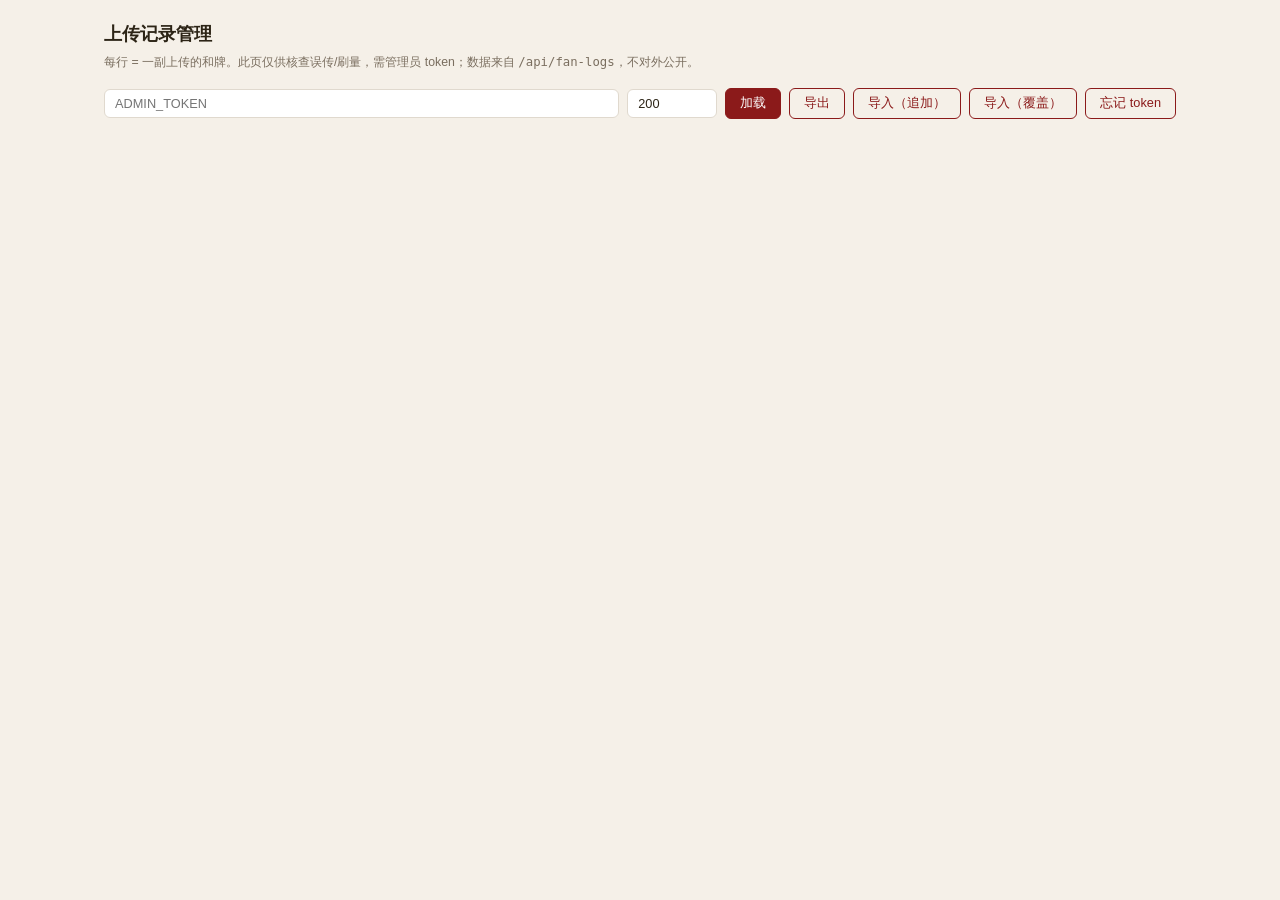
<file: admin.html>
<!DOCTYPE html>
<html lang="zh-CN">
<head>
  <meta charset="UTF-8">
  <meta name="viewport" content="width=device-width, initial-scale=1.0">
  <meta name="robots" content="noindex, nofollow">
  <title>上传记录管理 — 麻将番种统计</title>
  <link rel="stylesheet" href="style.css">
  <style>
    body { padding: 20px 14px 60px; max-width: 1100px; margin: 0 auto; }
    h1 { font-size: 1.2rem; margin-bottom: 4px; }
    .sub { color: var(--text-muted); font-size: .82rem; margin-bottom: 16px; }
    .bar { display: flex; flex-wrap: wrap; gap: 8px; align-items: center; margin-bottom: 14px; }
    .bar input[type=password], .bar input[type=number] {
      padding: 6px 10px; border: 1px solid var(--border); border-radius: 6px;
      background: var(--surface); color: inherit; font-size: .85rem;
    }
    .bar input[type=password] { flex: 1; min-width: 220px; }
    .bar input[type=number] { width: 90px; }
    .bar button {
      padding: 6px 14px; border: 1px solid var(--accent); background: var(--accent);
      color: #fff; border-radius: 6px; cursor: pointer; font-size: .85rem;
    }
    .bar button.ghost { background: transparent; color: var(--accent); }
    #logged { font-size: .85rem; color: #2e7d32; white-space: nowrap; }
    .summary { font-size: .85rem; margin-bottom: 10px; color: var(--text-muted); }
    .msg { font-size: .85rem; margin: 10px 0; }
    .msg.err { color: #c0392b; }
    .table-wrap { overflow-x: auto; }
    table { border-collapse: collapse; width: 100%; font-size: .8rem; }
    th, td { border: 1px solid var(--border); padding: 6px 8px; text-align: left; vertical-align: top; }
    th { background: var(--surface); position: sticky; top: 0; }
    td.time { white-space: nowrap; }
    td.time .abbr { color: var(--text-muted); }
    td.time .utc { display: block; color: var(--text-muted); font-size: .72rem; }
    td.geo { white-space: nowrap; font-size: .78rem; }
    td.player { white-space: nowrap; font-weight: 600; }
    .fans span { display: inline-block; background: var(--surface); border: 1px solid var(--border);
      border-radius: 4px; padding: 1px 6px; margin: 1px 2px; white-space: nowrap; }
    .tiles { display: flex; flex-wrap: wrap; gap: 1px; align-items: center; min-width: 200px; }
    .tiles img { width: 22px; height: 29px; object-fit: contain; }
    /* 白板 SVG 为空白，给白底 + 柔和内描边，使其在任何背景上都显示为一张空白牌 */
    .tiles img.haku { background: #fff; border-radius: 2px; box-shadow: inset 0 0 0 1px rgba(0,0,0,.18); }
    .tiles .win { outline: 2px solid var(--accent); border-radius: 3px; }
    .tiles-gap { display: inline-block; width: 12px; flex: 0 0 12px; }
    .tiles .code { font-size: .72rem; color: var(--text-muted); margin-right: 3px; }
    td.ip { white-space: nowrap; font-family: monospace; font-size: .76rem; }
    td.ip button { display: block; margin-top: 4px; font-size: .7rem; padding: 2px 6px;
      border: 1px solid #c0392b; color: #c0392b; background: transparent; border-radius: 4px; cursor: pointer; }
    td.ip button.one { border-color: var(--text-muted); color: var(--text-muted); }
  </style>
</head>
<body>
  <h1>上传记录管理</h1>
  <p class="sub">每行 = 一副上传的和牌。此页仅供核查误传/刷量，需管理员 token；数据来自 <code>/api/fan-logs</code>，不对外公开。</p>

  <div class="bar">
    <input id="token" type="password" placeholder="ADMIN_TOKEN" autocomplete="off">
    <span id="logged" hidden>🔓 已登录</span>
    <input id="limit" type="number" value="200" min="1" max="1000" title="加载条数">
    <button id="load">加载</button>
    <button id="export" class="ghost" title="导出全部逐副记录（完整记录 JSON）">导出</button>
    <button id="importAppend" class="ghost" title="导入并追加到现有数据">导入（追加）</button>
    <button id="importReplace" class="ghost" title="先清空全部记录再导入">导入（覆盖）</button>
    <input id="importFile" type="file" accept="application/json,.json" hidden>
    <button id="forget" class="ghost" title="清除本机保存的 token 并重新输入">忘记 token</button>
  </div>

  <div id="summary" class="summary"></div>
  <div id="msg" class="msg"></div>

  <div class="table-wrap">
    <table id="tbl" hidden>
      <thead>
        <tr>
          <th>本地时间（含夏令时）</th><th>和牌人</th><th>地点</th><th>番种</th><th>牌型</th><th>IP</th>
        </tr>
      </thead>
      <tbody id="rows"></tbody>
    </table>
  </div>

  <script>
    const $ = id => document.getElementById(id);
    const tokenEl = $('token'), limitEl = $('limit');
    const TOKEN_COOKIE = 'hc_admin_token';

    // ── Cookie ──
    function setCookie(name, value, days) {
      const exp = new Date(Date.now() + days * 864e5).toUTCString();
      document.cookie = `${name}=${encodeURIComponent(value)}; expires=${exp}; path=/; SameSite=Lax`;
    }
    function getCookie(name) {
      return document.cookie.split('; ').reduce((r, c) => {
        const i = c.indexOf('='); const k = c.slice(0, i);
        return k === name ? decodeURIComponent(c.slice(i + 1)) : r;
      }, '');
    }
    function delCookie(name) {
      document.cookie = `${name}=; expires=Thu, 01 Jan 1970 00:00:00 GMT; path=/`;
    }

    // 记住 token（本机 cookie，登录一次后免重输，有效期约一年）
    tokenEl.value = getCookie(TOKEN_COOKIE) || '';

    // 输入 token 加载成功后隐藏输入框，显示「已登录」；忘记则重新显示
    function setLoggedIn(v) { tokenEl.hidden = v; $('logged').hidden = !v; }
    function authToken() { return tokenEl.value.trim() || getCookie(TOKEN_COOKIE) || ''; }
    $('forget').onclick = () => {
      delCookie(TOKEN_COOKIE); tokenEl.value = ''; setLoggedIn(false);
      $('rows').innerHTML = ''; $('tbl').hidden = true; $('summary').textContent = '';
      showMsg('已忘记本机 token');
    };

    function fmtParse(s, fallback) { try { return JSON.parse(s); } catch { return fallback; } }

    function timeCell(ts, geo) {
      const td = document.createElement('td');
      td.className = 'time';
      const utc = ts ? `<span class="utc">上传(UTC): ${new Date(ts).toISOString().slice(0, 19).replace('T', ' ')}</span>` : '';
      if (geo && geo.local) {
        td.innerHTML = `${geo.local} <span class="abbr">${geo.tzAbbr || ''}</span>${utc}`;
      } else if (ts) {
        td.innerHTML = `<span class="abbr">无时区</span>${utc}`;
      } else {
        td.textContent = '—';   // 时间留空
      }
      return td;
    }

    function playerCell(player) {
      const td = document.createElement('td');
      td.className = 'player';
      td.textContent = player || '—';
      return td;
    }

    function geoCell(geo) {
      const td = document.createElement('td');
      td.className = 'geo';
      if (!geo || (!geo.country && !geo.city)) { td.textContent = '—'; return td; }
      const parts = [geo.country, geo.region, geo.city].filter(Boolean);
      td.textContent = parts.join(' / ') + (geo.tz ? `\n${geo.tz}` : '');
      td.title = geo.tz || '';
      return td;
    }

    function tilesCell(tiles) {
      const td = document.createElement('td');
      const box = document.createElement('div');
      box.className = 'tiles';
      const addTile = (code, isWin) => {
        const img = document.createElement('img');
        img.src = `img/tiles/${code}.svg`;
        img.alt = code; img.title = code;
        if (isWin) img.classList.add('win');
        if (code === 'B') img.classList.add('haku');   // 白板 SVG 为空，加白底才可见
        img.onerror = () => img.replaceWith(Object.assign(document.createElement('span'),
          { className: 'code', textContent: code }));
        box.appendChild(img);
      };
      const addGap = () => box.appendChild(Object.assign(document.createElement('span'), { className: 'tiles-gap' }));

      if (Array.isArray(tiles)) {
        // 旧格式：平铺数组，最后一张为和牌张
        if (tiles.length === 0) box.innerHTML = '<span class="code">（无牌型）</span>';
        else tiles.forEach((code, i) => addTile(code, i === tiles.length - 1));
      } else if (tiles && typeof tiles === 'object') {
        // 新格式：立牌 + 和牌张（高亮）+ 副露（在右边，按组分隔）
        const { concealed = [], win = null, melds = [] } = tiles;
        if (concealed.length === 0 && !win && melds.length === 0) {
          box.innerHTML = '<span class="code">（无牌型）</span>';
        } else {
          concealed.forEach(c => addTile(c, false));
          if (win) addTile(win, true);
          melds.forEach(m => { if (m && m.length) { addGap(); m.forEach(c => addTile(c, false)); } });
        }
      } else {
        box.innerHTML = '<span class="code">（无牌型）</span>';
      }
      td.appendChild(box);
      return td;
    }

    function fansCell(fans) {
      const td = document.createElement('td');
      td.className = 'fans';
      (fans || []).forEach(n => {
        const s = document.createElement('span'); s.textContent = n; td.appendChild(s);
      });
      return td;
    }

    function ipCell(r) {
      const td = document.createElement('td');
      td.className = 'ip';
      td.append(r.ip || 'unknown');
      const btnIp = document.createElement('button');
      btnIp.textContent = '删除此 IP 全部';
      btnIp.onclick = () => deleteIp(r.ip);
      const btnOne = document.createElement('button');
      btnOne.className = 'one';
      btnOne.textContent = '删除该记录';
      btnOne.onclick = () => deleteRecord(r.id);
      td.append(btnIp, btnOne);
      return td;
    }

    async function load() {
      const token = tokenEl.value.trim();
      if (!token) { showMsg('请先填写 ADMIN_TOKEN', true); return; }
      setCookie(TOKEN_COOKIE, token, 365);
      showMsg('加载中…');
      const limit = Math.min(Math.max(parseInt(limitEl.value) || 200, 1), 1000);
      try {
        const [logsRes, statsRes] = await Promise.all([
          fetch(`/api/fan-logs?token=${encodeURIComponent(token)}&limit=${limit}`),
          fetch('/api/fan-stats'),
        ]);
        if (logsRes.status === 401) { showMsg('token 错误或未设置 ADMIN_TOKEN（401）', true); return; }
        if (!logsRes.ok) { showMsg(`加载失败：HTTP ${logsRes.status}`, true); return; }
        const logs = await logsRes.json();
        const stats = statsRes.ok ? await statsRes.json() : null;
        render(logs, stats);
        setLoggedIn(true);   // 加载成功 → 隐藏 token 输入框
        showMsg('');
      } catch (e) { showMsg('网络错误：' + e.message, true); }
    }

    function render(logs, stats) {
      const rows = $('rows'); rows.innerHTML = '';
      logs.forEach(r => {
        const tr = document.createElement('tr');
        const geo = fmtParse(r.geo, {});
        tr.appendChild(timeCell(r.ts, geo));
        tr.appendChild(playerCell(r.player));
        tr.appendChild(geoCell(geo));
        tr.appendChild(fansCell(fmtParse(r.fans, [])));
        tr.appendChild(tilesCell(fmtParse(r.tiles, [])));
        tr.appendChild(ipCell(r));
        rows.appendChild(tr);
      });
      $('tbl').hidden = logs.length === 0;
      const n = stats ? stats.total : '?';
      $('summary').textContent = `本次显示 ${logs.length} 条；数据库累计和牌总副数 n = ${n}`;
      if (logs.length === 0) showMsg('暂无记录');
    }

    async function deleteRecord(id) {
      const token = authToken();
      if (id == null || !token) return;
      if (!confirm(`确定删除这一条记录（#${id}）并重算番种计数？此操作不可撤销。`)) return;
      try {
        const res = await fetch(`/api/fan-logs?token=${encodeURIComponent(token)}&id=${encodeURIComponent(id)}`,
          { method: 'DELETE' });
        if (!res.ok) { showMsg(`删除失败：HTTP ${res.status}`, true); return; }
        showMsg(`已删除记录 #${id}`);
        load();
      } catch (e) { showMsg('删除出错：' + e.message, true); }
    }

    async function deleteIp(ip) {
      const token = authToken();
      if (!ip || !token) return;
      if (!confirm(`确定删除 IP ${ip} 的全部上传记录，并重算番种计数？此操作不可撤销。`)) return;
      try {
        const res = await fetch(`/api/fan-logs?token=${encodeURIComponent(token)}&ip=${encodeURIComponent(ip)}`,
          { method: 'DELETE' });
        if (!res.ok) { showMsg(`删除失败：HTTP ${res.status}`, true); return; }
        showMsg(`已删除 ${ip} 的记录`);
        load();
      } catch (e) { showMsg('删除出错：' + e.message, true); }
    }

    function showMsg(text, isErr) {
      const m = $('msg'); m.textContent = text; m.className = 'msg' + (isErr ? ' err' : '');
    }

    function downloadJSON(filename, data) {
      const blob = new Blob([JSON.stringify(data, null, 2)], { type: 'application/json' });
      const a = document.createElement('a');
      a.href = URL.createObjectURL(blob); a.download = filename; a.click();
      URL.revokeObjectURL(a.href);
    }

    // 导出：拉全部记录，输出「副」数组（番型汇总，即导入所需格式）
    async function exportRecords() {
      const token = authToken();
      if (!token) { showMsg('请先输入并加载 token', true); return; }
      showMsg('导出中…');
      try {
        const all = [];
        for (let offset = 0; ; offset += 1000) {
          const res = await fetch(`/api/fan-logs?token=${encodeURIComponent(token)}&limit=1000&offset=${offset}`);
          if (!res.ok) { showMsg(`导出失败：HTTP ${res.status}`, true); return; }
          const batch = await res.json();
          all.push(...batch);
          if (batch.length < 1000) break;
        }
        // 完整记录：时间/和牌人/地点/番种/牌型/IP，可直接编辑后再导入
        const records = all.map(r => ({
          ts: r.ts || null,
          player: r.player || null,
          ip: r.ip || null,
          fans: fmtParse(r.fans, []),
          tiles: fmtParse(r.tiles, null),
          geo: fmtParse(r.geo, null),
        })).filter(r => Array.isArray(r.fans) && r.fans.length);
        downloadJSON(`mahjong-records-${Date.now()}.json`, records);
        showMsg(`已导出 ${records.length} 副`);
      } catch (e) { showMsg('导出出错：' + e.message, true); }
    }

    // 导入：读取「副」数组 JSON，追加写入逐副记录
    async function importRecords(e) {
      const file = e.target.files[0];
      e.target.value = '';           // 允许重复选同一文件
      if (!file) return;
      const token = authToken();
      if (!token) { showMsg('请先输入并加载 token', true); return; }
      let hands;
      try { hands = JSON.parse(await file.text()); }
      catch { showMsg('文件不是合法 JSON', true); return; }
      if (!Array.isArray(hands) || hands.length === 0) {
        showMsg('JSON 应为「副」数组：每副可写 ["平和","断幺"]，或 {fans:[...],ts,player,ip,tiles,geo}', true); return;
      }
      const replace = _importMode === 'replace';
      const ask = replace
        ? `确认【覆盖导入】${hands.length} 副？将先清空全部现有记录再导入，此操作不可撤销。`
        : `确认导入 ${hands.length} 副记录？将追加到现有数据并重算计数。`;
      if (!confirm(ask)) return;
      showMsg('导入中…');
      try {
        const url = `/api/fan-logs/import?token=${encodeURIComponent(token)}${replace ? '&mode=replace' : ''}`;
        const res = await fetch(url, {
          method: 'PUT', headers: { 'Content-Type': 'application/json' }, body: JSON.stringify(hands),
        });
        const data = await res.json().catch(() => ({}));
        if (!res.ok) { showMsg(`导入失败：${data.error || ('HTTP ' + res.status)}`, true); return; }
        showMsg(`已导入 ${data.imported} 副`);
        load();
      } catch (e2) { showMsg('导入出错：' + e2.message, true); }
    }

    let _importMode = 'append';
    $('load').onclick = load;
    $('export').onclick = exportRecords;
    $('importAppend').onclick = () => { _importMode = 'append'; $('importFile').click(); };
    $('importReplace').onclick = () => { _importMode = 'replace'; $('importFile').click(); };
    $('importFile').addEventListener('change', importRecords);
    tokenEl.addEventListener('keydown', e => { if (e.key === 'Enter') load(); });
    if (tokenEl.value) load();
  </script>
</body>
</html>
</file>
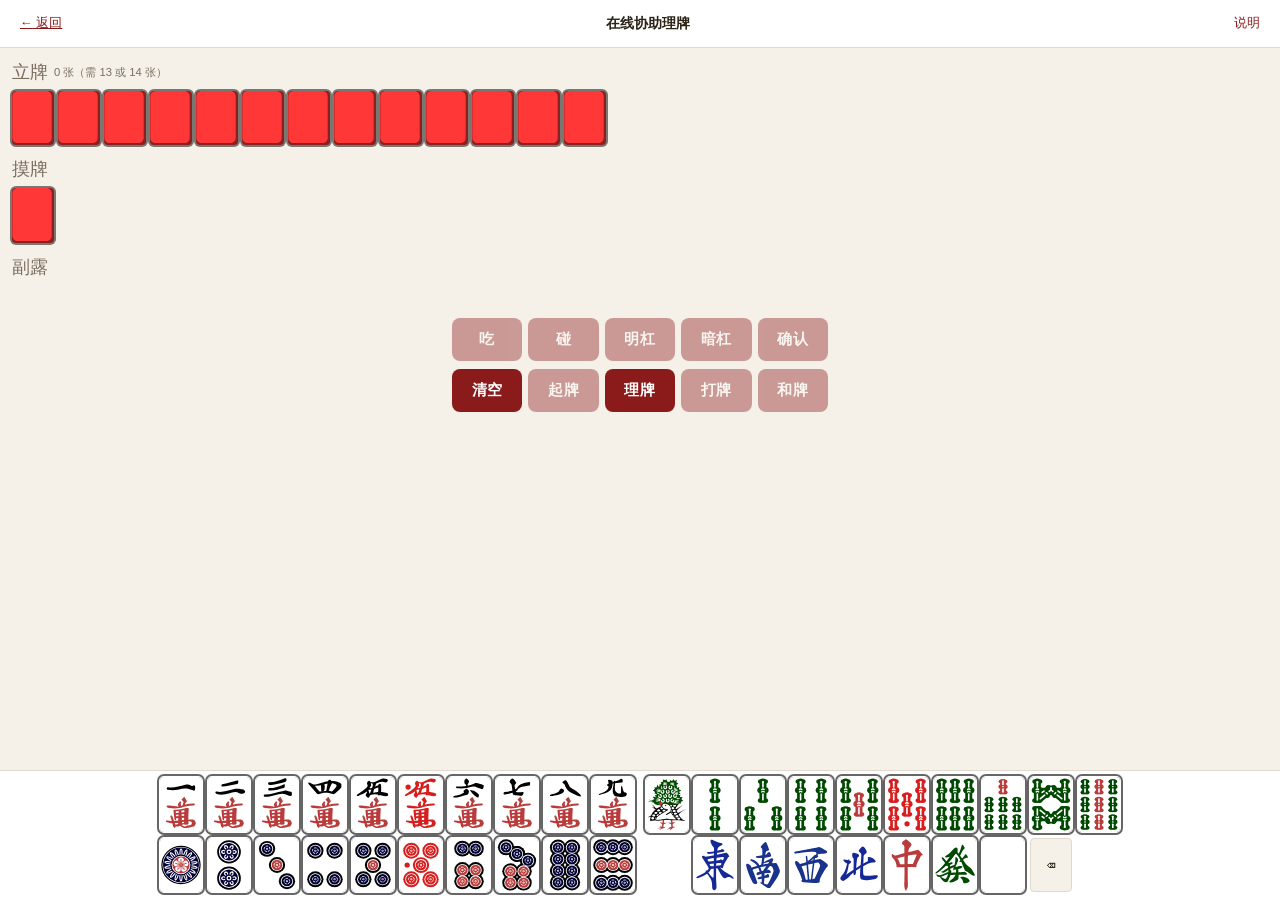
<file: online.html>
<!DOCTYPE html>
<html lang="zh-CN">
<head>
  <meta charset="UTF-8">
  <meta name="viewport" content="width=device-width, initial-scale=1.0">
  <meta name="description" content="麻将在线协助理牌：远程视频代打时快速定位打牌的物理位置">
  <title>在线协助理牌 — 麻将番种速查</title>
  <link rel="stylesheet" href="style.css?v=12">
  <style>
    html, body { height: 100%; }
    body { background: var(--bg); }
    .on-tile-wrap { position: relative; display: inline-block; }
    .on-pos-badge {
      position: absolute; bottom: -4px; left: 50%; transform: translateX(-50%);
      background: var(--accent); color: #fff; font-size: .55rem; line-height: 1;
      font-weight: 700; padding: 1px 4px; border-radius: 6px; pointer-events: none;
      box-shadow: 0 0 0 1.5px var(--bg); white-space: nowrap;
    }
    .on-meld-hint { font-size: .78rem; color: var(--accent); font-weight: 600; margin: 2px 0 6px; min-height: 1.1em; }
    #on-msg { min-height: 20px; font-size: .85rem; padding: 8px 2px; color: var(--text); }
    .on-msg-line { display: flex; align-items: center; gap: 4px; flex-wrap: wrap; margin-bottom: 10px; }
    .on-msg-line:last-child { margin-bottom: 0; }
    .on-msg-tiles { display: inline-flex; gap: 2px; }
    #on-insert-discard-info { margin-bottom: 10px; }
    .on-insert-row { display: flex; gap: 8px; align-items: center; margin-bottom: 14px; flex-wrap: wrap; }
    .on-side-btn {
      padding: 7px 14px; border-radius: 6px; border: 1.5px solid var(--border);
      background: var(--bg); color: var(--text); cursor: pointer; font-size: .85rem;
    }
    .on-side-btn.active { background: var(--accent); color: #fff; border-color: var(--accent); }
    .on-insert-row select {
      padding: 6px 8px; border-radius: 6px; border: 1px solid var(--border);
      background: var(--bg); color: var(--text); font-size: .85rem;
    }
    .hc-calc-btn.active { outline: 2.5px solid #fff; outline-offset: -4px; }
    #on-setup-count { font-size: .75rem; color: var(--text-muted); }
  </style>
</head>
<body>

  <!-- calc-ui.js 需要这个按钮存在（不显示，本页由「和牌」按钮直接唤起计算器） -->
  <button id="hand-calc-btn" hidden></button>

  <div id="online-page" class="hc-page">
    <div class="hc-topbar">
      <a href="index.html" class="hc-btn-ghost">← 返回</a>
      <span class="hc-title">在线协助理牌</span>
      <button id="on-help-btn" class="hc-btn-ghost" title="使用说明">说明</button>
    </div>

    <div class="hc-content">
      <div class="hc-section">
        <div class="hc-section-label"><span>立牌</span> <span id="on-setup-count"></span></div>
        <div id="on-standing-area" class="hc-tile-row"></div>
      </div>

      <div class="hc-section">
        <div class="hc-section-label">摸牌</div>
        <div id="on-draw-area" class="hc-tile-row"></div>
      </div>

      <div class="hc-section">
        <div class="hc-section-label">副露</div>
        <div id="on-meld-area" class="hc-meld-row"></div>
      </div>

      <div class="on-meld-hint" id="on-meld-hint"></div>
      <div class="hc-section hc-calc-row">
        <button id="on-chi-btn" class="hc-calc-btn" disabled>吃</button>
        <button id="on-pon-btn" class="hc-calc-btn" disabled>碰</button>
        <button id="on-minggang-btn" class="hc-calc-btn" disabled>明杠</button>
        <button id="on-angang-btn" class="hc-calc-btn" disabled>暗杠</button>
        <button id="on-confirm-btn" class="hc-calc-btn" disabled>确认</button>
      </div>

      <div class="hc-section hc-calc-row">
        <button id="on-clear-btn" class="hc-calc-btn">清空</button>
        <button id="on-start-btn" class="hc-calc-btn" disabled>起牌</button>
        <button id="on-sort-btn" class="hc-calc-btn">理牌</button>
        <button id="on-discard-btn" class="hc-calc-btn" disabled>打牌</button>
        <button id="on-win-btn" class="hc-calc-btn" disabled>和牌</button>
      </div>

      <div id="on-msg"></div>
    </div>

    <div class="hc-bottom">
      <div id="on-picker" class="hc-picker"></div>
    </div>
  </div>

  <!-- 手牌计番页面（与首页计番器完全一致，由「和牌」按钮通过 HandCalcBridge 预填当前手牌后唤起） -->
  <div id="hand-calc-page" class="hc-page hidden">
    <div class="hc-topbar">
      <button id="hc-back" class="hc-btn-ghost">← 返回</button>
      <span class="hc-title">手牌计番</span>
      <button id="hc-clear-all" class="hc-btn-ghost">清空</button>
    </div>

    <div class="hc-content">
      <div class="hc-section">
        <div class="hc-section-label"><span>立牌</span> <span id="hc-standing-count">0/13</span></div>
        <div id="hc-standing-area" class="hc-tile-row"></div>
      </div>

      <div class="hc-section hc-win-row">
        <div class="hc-section-label"><span>和牌张</span></div>
        <div id="hc-win-area" class="hc-tile-row"></div>
        <div class="hc-select-tools">
          <label class="hc-check"><input type="checkbox" id="hc-select-check"> <span>选牌</span></label>
          <button id="hc-set-meld" class="hc-btn-xs" disabled title="选中的3~4张组成刻子/顺子/杠">设为副露</button>
          <button id="hc-set-win"  class="hc-btn-xs" disabled title="把选中的单张设为和牌张">和牌张</button>
          <button id="hc-del-sel"  class="hc-btn-xs hc-btn-danger" disabled title="删除选中的牌（不放回手牌）">删除</button>
        </div>
      </div>

      <div class="hc-section">
        <div class="hc-section-label">副露</div>
        <div id="hc-meld-area" class="hc-meld-row"></div>
      </div>

      <div class="hc-section hidden" id="hc-buffer-section">
        <div class="hc-section-label"><span id="hc-buffer-label">组合中 (0/3)</span> <button id="hc-buffer-clear" class="hc-btn-ghost hc-btn-xs">取消</button></div>
        <div id="hc-buffer-area" class="hc-tile-row"></div>
      </div>

      <div class="hc-section hc-settings">
        <label class="hc-check"><input type="checkbox" id="hc-self-drawn"> <span>自摸</span></label>
        <label class="hc-check"><input type="checkbox" id="hc-dealer-win"> <span>庄赢</span></label>
        <label class="hc-check"><input type="checkbox" id="hc-last-tile"> <span>和绝张</span></label>
        <label class="hc-check"><input type="checkbox" id="hc-kong-win"> <span>杠上开花</span></label>
        <label class="hc-check"><input type="checkbox" id="hc-gang-kai-chong"> <span>杠上开铳</span></label>
        <label class="hc-check"><input type="checkbox" id="hc-qiang-gang"> <span>抢杠</span></label>
        <label class="hc-check"><input type="checkbox" id="hc-wall-last"> <span>海底捞月</span></label>
        <label class="hc-check"><input type="checkbox" id="hc-river-last"> <span>河底捞鱼</span></label>
        <label class="hc-check"><input type="checkbox" id="hc-fan-tian_he"> <span>天和</span></label>
        <label class="hc-check"><input type="checkbox" id="hc-fan-di_he"> <span>地和</span></label>
        <label class="hc-check"><input type="checkbox" id="hc-fan-ren_he"> <span>人和</span></label>
        <label class="hc-check"><input type="checkbox" id="hc-liuju-manguan"> <span>流局满贯</span></label>
      </div>

      <div class="hc-section hc-winds">
        <label><span>圈风</span> <select id="hc-prevalent"><option value="" selected>—</option><option value="0">东</option><option value="1">南</option><option value="2">西</option><option value="3">北</option></select></label>
        <label><span>门风</span> <select id="hc-seat"><option value="" selected>—</option><option value="0">东</option><option value="1">南</option><option value="2">西</option><option value="3">北</option></select></label>
        <label><span>花牌</span> <input type="number" id="hc-flowers" min="0" max="8" value="0"></label>
      </div>

      <div class="hc-section hc-dora-row">
        <label class="hc-check">
          <input type="checkbox" id="hc-dora">
          <span>宝牌</span>
          <select id="hc-dora-count" disabled>
            <option value="1">1</option><option value="2">2</option><option value="3">3</option><option value="4">4</option><option value="5">5</option>
            <option value="6">6</option><option value="7">7</option><option value="8">8</option><option value="9">9</option><option value="10">10</option>
          </select>
          <span>张</span>
        </label>
      </div>

      <div class="hc-section hc-riichi-row">
        <label class="hc-check">
          <input type="checkbox" id="hc-riichi">
          <select id="hc-riichi-type" disabled>
            <option value="riichi">立直</option>
            <option value="double_riichi">二立直</option>
            <option value="open_riichi">明牌立直</option>
          </select>
        </label>
        <label class="hc-check">
          <input type="checkbox" id="hc-ippatsu" disabled>
          <span>一发</span>
        </label>
      </div>

      <div class="hc-section hc-calc-row">
        <button id="hc-calc-btn" class="hc-calc-btn" disabled>计 算</button>
        <button id="hc-upload-btn" class="hc-upload-btn" disabled title="计算并上传番型数据">上传</button>
        <button id="hc-recognize-btn" class="hc-recog-btn" title="拍照识别，自动填入立牌/副露/和牌张">📷</button>
        <button id="hc-kb-toggle" class="hc-kb-btn" title="收起键盘">⌨</button>
      </div>

      <div id="hc-result" class="hc-result hidden"></div>
    </div>

    <div class="hc-bottom">
      <div class="hc-mode-row">
        <button class="hc-mode-btn active" data-mode="standing">立牌</button>
        <button class="hc-mode-btn" data-mode="meld">吃/碰</button>
        <button class="hc-mode-btn" data-mode="minggang">明杠</button>
        <button class="hc-mode-btn" data-mode="angang">暗杠</button>
      </div>
      <div id="hc-picker" class="hc-picker"></div>
    </div>

    <!-- 拍照识别浮层 -->
    <div id="hc-recog-modal" class="hc-recog-overlay hidden">
      <div class="hc-recog-box">
        <div class="hc-recog-head">
          <strong>拍照识别</strong>
          <button id="hc-recog-close" class="hc-btn-ghost">✕</button>
        </div>
        <div class="hc-recog-bar">
          <input id="hc-recog-file" type="file" accept="image/*">
          <input id="hc-recog-camera" type="file" accept="image/*" capture="environment" hidden>
          <button id="hc-recog-camera-btn" class="hc-recog-mini" title="调用相机直接拍照">📷 拍照</button>
          <button id="hc-recog-roi" class="hc-recog-mini" hidden>框选手牌区域</button>
          <button id="hc-recog-clear" class="hc-recog-mini" hidden>清除框选</button>
        </div>
        <p class="hc-recog-hint">上传<strong>完整照片</strong>后，点「框选手牌区域」拖一个矩形框住你的手牌，只保留框内的牌。
          把被吃/碰/杠的牌（含和牌张）<strong>转向摆放</strong>，可自动识别为副露/和牌张——转向的牌若能与相邻牌组成刻子/顺子/杠，即归为副露；否则作为候选和牌张，全场恰好一个候选时自动锁定。</p>
        <div id="hc-recog-msg" class="hc-recog-msg"></div>
        <canvas id="hc-recog-canvas" hidden></canvas>
        <div id="hc-recog-summary" class="hc-recog-summary"></div>
        <div id="hc-recog-tiles" class="hc-recog-tiles"></div>
        <div class="hc-recog-actions">
          <button id="hc-recog-set-meld" class="hc-recog-action-btn" disabled>设为副露</button>
          <button id="hc-recog-set-win"  class="hc-recog-action-btn" disabled>和牌张</button>
          <button id="hc-recog-del"      class="hc-recog-action-btn hc-btn-danger" disabled>删除</button>
          <button id="hc-recog-fill" class="hc-calc-btn" disabled>接受并填入</button>
        </div>
      </div>
    </div>
  </div>

  <div id="on-insert-modal" class="hc-modal-overlay hidden">
    <div class="hc-modal">
      <div id="on-insert-discard-info"></div>
      <p class="hc-modal-msg">新摸的牌插入到立牌区的哪个位置？</p>
      <div class="on-insert-row">
        <button id="on-insert-left" class="on-side-btn active">左起</button>
        <button id="on-insert-right" class="on-side-btn">右起</button>
        <select id="on-insert-pos"></select>
      </div>
      <div class="hc-modal-btns">
        <button id="on-insert-confirm" class="hc-modal-btn hc-modal-ok">确认</button>
      </div>
    </div>
  </div>

  <div id="on-help-modal" class="hc-modal-overlay hidden">
    <div class="hc-modal" style="width:min(92vw,420px)">
      <p class="hc-modal-msg" style="margin-bottom:8px"><strong>使用说明</strong></p>
      <p class="hc-modal-msg" style="font-size:.8rem;line-height:1.7">
        1. 在下方选牌器点击输入 13 或 14 张起始立牌，点击「起牌」。<br>
        2. 系统会自动理牌（按万-索-饼-字风-三元排序），但记住每张牌原本的物理位置。<br>
        3. 摸牌：点击选牌器输入摸到的牌（或别家打出、准备鸣的牌）。<br>
        4. 可选择吃/碰/明杠/暗杠：点击对应按钮后，在立牌区多选所需张数，再点「确认」。<br>
        5. 不鸣牌：选中立牌区或摸牌区中的一张牌，点击「打牌」。若打的是立牌区的牌，会提示「左起第几张/右起第几张」，方便隔着视频报数。<br>
        6. 若打的不是摸到的牌，摸到的牌需要插入立牌区，此时会弹窗询问插入的物理位置。
      </p>
      <div class="hc-modal-btns">
        <button id="on-help-close" class="hc-modal-btn hc-modal-ok">知道了</button>
      </div>
    </div>
  </div>

  <script src="data/glossary.js?v=3"></script>
  <script src="data/fans.js?v=8"></script>
  <script src="data/wasm_name_map.js?v=3"></script>
  <script src="data/fan_calculator.js?v=3"></script>
  <script src="calculator.js?v=3"></script>
  <script src="calc-ui.js?v=24"></script>
  <script src="online.js?v=5"></script>
</body>
</html>
</file>
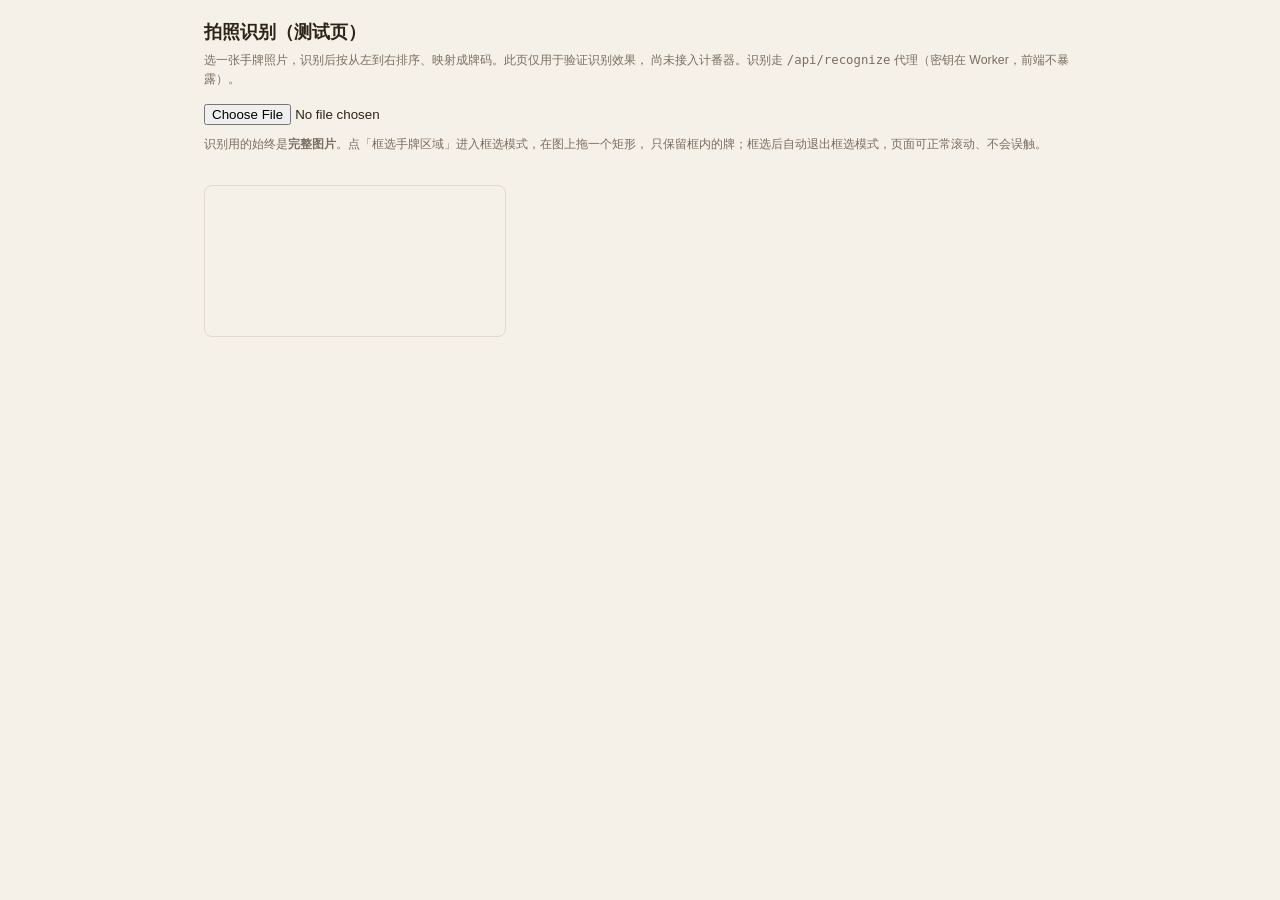
<file: recognize.html>
<!DOCTYPE html>
<html lang="zh-CN">
<head>
  <meta charset="UTF-8">
  <meta name="viewport" content="width=device-width, initial-scale=1.0">
  <meta name="robots" content="noindex, nofollow">
  <title>拍照识别（测试）— 麻将计番</title>
  <link rel="stylesheet" href="style.css">
  <style>
    body { padding: 18px 14px 60px; max-width: 900px; margin: 0 auto; }
    h1 { font-size: 1.2rem; margin-bottom: 4px; }
    .sub { color: var(--text-muted); font-size: .82rem; margin-bottom: 14px; }
    .bar { display: flex; gap: 10px; align-items: center; margin-bottom: 10px; flex-wrap: wrap; }
    .bar button { padding: 5px 12px; border: 1px solid var(--accent); background: transparent;
      color: var(--accent); border-radius: 6px; cursor: pointer; font-size: .82rem; }
    .bar button:disabled { opacity: .4; cursor: not-allowed; }
    .bar button.active { background: var(--accent); color: #fff; }
    .hint { font-size: .78rem; color: var(--text-muted); margin: 4px 0 8px; }
    .msg { font-size: .85rem; margin: 8px 0; min-height: 1.2em; }
    .msg.err { color: #c0392b; }
    /* 默认可上下滚动页面；仅在框选模式禁用触摸手势 */
    #canvas { max-width: 100%; border: 1px solid var(--border); border-radius: 8px;
      display: block; margin: 8px 0; touch-action: pan-y; }
    #canvas.drawing { touch-action: none; cursor: crosshair; box-shadow: 0 0 0 3px var(--accent); }
    #summary { font-size: .9rem; margin: 10px 0; font-family: monospace; word-break: break-all; }
    .rtiles { display: flex; flex-wrap: wrap; gap: 6px; margin-top: 8px; }
    .rtile { display: flex; flex-direction: column; align-items: center; }
    .rtile img { width: 34px; height: 45px; object-fit: contain; border-radius: 3px; }
    .rtile img.haku { background: #fff; box-shadow: inset 0 0 0 1px rgba(0,0,0,.18); }
    .rtile .cap { font-size: .68rem; color: var(--text-muted); margin-top: 2px; white-space: nowrap; }
  </style>
</head>
<body>
  <h1>拍照识别（测试页）</h1>
  <p class="sub">选一张手牌照片，识别后按从左到右排序、映射成牌码。此页仅用于验证识别效果，
    尚未接入计番器。识别走 <code>/api/recognize</code> 代理（密钥在 Worker，前端不暴露）。</p>

  <div class="bar">
    <input id="file" type="file" accept="image/*">
    <button id="roiBtn" hidden>框选手牌区域</button>
    <button id="clearRoi" hidden>清除框选</button>
  </div>
  <p class="hint">识别用的始终是<strong>完整图片</strong>。点「框选手牌区域」进入框选模式，在图上拖一个矩形，
    只保留框内的牌；框选后自动退出框选模式，页面可正常滚动、不会误触。</p>

  <div id="msg" class="msg"></div>
  <canvas id="canvas" hidden></canvas>
  <div id="summary"></div>
  <div id="tiles" class="rtiles"></div>

  <script>
    const $ = id => document.getElementById(id);
    const canvas = $('canvas'), ctx = canvas.getContext('2d');
    const roiBtn = $('roiBtn'), clearBtn = $('clearRoi');
    const MAX_SIDE = 1600;
    const HONOR = { '1z':'E', '2z':'S', '3z':'W', '4z':'N', '5z':'B', '6z':'F', '7z':'Z' };
    const classToCode = c => HONOR[c] || (/^[0-9][mps]$/.test(c) ? c : null);

    let _img = null;      // 已缩放待画的图
    let _preds = [];      // 完整图片的全部识别框（画布坐标系）
    let _roi = null;      // 已确定的 ROI {x0,y0,x1,y1}；null = 不过滤
    let _draft = null;    // 正在拖动中的临时框
    let _mode = 'view';   // 'view' | 'draw'
    let _start = null;

    function status(t, err) { const m = $('msg'); m.textContent = t; m.className = 'msg' + (err ? ' err' : ''); }
    function loadImage(file) {
      return new Promise((res, rej) => { const i = new Image(); i.onload = () => res(i); i.onerror = rej; i.src = URL.createObjectURL(file); });
    }
    const roiNow = () => _draft || _roi;
    const inRoi = p => { const r = roiNow(); return !r || (p.x >= r.x0 && p.x <= r.x1 && p.y >= r.y0 && p.y <= r.y1); };

    function enterDraw() { if (!_img) return; _mode = 'draw'; canvas.classList.add('drawing'); roiBtn.classList.add('active'); roiBtn.textContent = '完成框选'; status('在图上拖一个矩形框住你的手牌'); }
    function exitDraw()  { _mode = 'view'; _draft = null; _start = null; canvas.classList.remove('drawing'); roiBtn.classList.remove('active'); roiBtn.textContent = _roi ? '重新框选' : '框选手牌区域'; }
    roiBtn.onclick  = () => { _mode === 'draw' ? exitDraw() : enterDraw(); };
    clearBtn.onclick = () => { _roi = null; clearBtn.hidden = true; roiBtn.textContent = '框选手牌区域'; redraw(); };

    // ── 选图 → 缩放 → 传完整图 → 存全部框 ──
    $('file').addEventListener('change', async e => {
      const file = e.target.files[0]; e.target.value = '';
      if (!file) return;
      _preds = []; _roi = null; _draft = null; exitDraw();
      roiBtn.hidden = true; clearBtn.hidden = true; $('tiles').innerHTML = ''; $('summary').textContent = '';
      status('读取图片…');
      let img;
      try { img = await loadImage(file); } catch { status('无法读取该图片', true); return; }

      const scale = Math.min(1, MAX_SIDE / Math.max(img.width, img.height));
      canvas.width = Math.round(img.width * scale);
      canvas.height = Math.round(img.height * scale);
      canvas.hidden = false;
      ctx.drawImage(img, 0, 0, canvas.width, canvas.height);
      _img = new Image(); _img.src = canvas.toDataURL('image/jpeg', 0.85);
      const b64 = _img.src.split(',')[1];
      await new Promise(r => { _img.onload = r; });

      status('识别中…（上传完整图片）');
      try {
        const res = await fetch('/api/recognize', { method: 'POST', headers: { 'Content-Type': 'text/plain' }, body: b64 });
        const data = await res.json().catch(() => null);
        if (!res.ok || !data) { status('识别失败：' + (data?.error || ('HTTP ' + res.status)), true); return; }
        _preds = data.predictions || [];
        roiBtn.hidden = false; roiBtn.textContent = '框选手牌区域';
        status(`识别到 ${_preds.length} 个框；点「框选手牌区域」框住你的手牌。`);
        redraw();
      } catch (err) { status('网络错误：' + err.message, true); }
    });

    // ── 框选（仅在 draw 模式生效，避免滚动误触）──
    function toCanvas(e) {
      const r = canvas.getBoundingClientRect();
      return { x: (e.clientX - r.left) * (canvas.width / r.width), y: (e.clientY - r.top) * (canvas.height / r.height) };
    }
    canvas.addEventListener('pointerdown', e => { if (_mode !== 'draw') return; canvas.setPointerCapture(e.pointerId); _start = toCanvas(e); _draft = { x0: _start.x, y0: _start.y, x1: _start.x, y1: _start.y }; });
    canvas.addEventListener('pointermove', e => { if (_mode !== 'draw' || !_start) return; const p = toCanvas(e); _draft = { x0: Math.min(_start.x, p.x), y0: Math.min(_start.y, p.y), x1: Math.max(_start.x, p.x), y1: Math.max(_start.y, p.y) }; redraw(); });
    canvas.addEventListener('pointerup', e => {
      if (_mode !== 'draw' || !_start) return;
      const d = _draft;
      if (d && d.x1 - d.x0 >= 10 && d.y1 - d.y0 >= 10) { _roi = d; clearBtn.hidden = false; }  // 太小视为取消，保留原 ROI
      exitDraw(); redraw();
    });

    // ── 重绘：图 + 检测框（框内红/框外淡灰）+ ROI（粗蓝、半透明填充）+ 列表 ──
    function redraw() {
      if (!_img) return;
      ctx.clearRect(0, 0, canvas.width, canvas.height);
      ctx.drawImage(_img, 0, 0, canvas.width, canvas.height);

      const LW = Math.max(3, canvas.width / 130);          // 线宽随分辨率放大，缩放显示后仍清晰
      const FS = Math.max(12, Math.round(canvas.width / 55));

      ctx.font = FS + 'px sans-serif'; ctx.textBaseline = 'bottom'; ctx.lineWidth = LW * 0.7;
      for (const p of _preds) {
        const keep = inRoi(p);
        ctx.strokeStyle = keep ? '#e23b3b' : 'rgba(120,120,120,.4)';
        ctx.strokeRect(p.x - p.width / 2, p.y - p.height / 2, p.width, p.height);
        if (keep) { ctx.fillStyle = '#e23b3b'; ctx.fillText(p.class, p.x - p.width / 2 + 1, p.y - p.height / 2 - 2); }
      }

      const r = roiNow();
      if (r) {
        ctx.fillStyle = 'rgba(18,24,58,.22)';
        ctx.fillRect(r.x0, r.y0, r.x1 - r.x0, r.y1 - r.y0);
        ctx.lineWidth = LW; ctx.strokeStyle = '#12183a'; ctx.setLineDash([LW * 2, LW]);
        ctx.strokeRect(r.x0, r.y0, r.x1 - r.x0, r.y1 - r.y0);
        ctx.setLineDash([]);
      }

      const kept = _preds.filter(inRoi).sort((a, b) => a.x - b.x);
      const box = $('tiles'); box.innerHTML = '';
      const codes = [], unmapped = [];
      for (const p of kept) {
        const code = classToCode(p.class);
        if (!code) { unmapped.push(p.class); continue; }
        codes.push(code);
        const d = document.createElement('div'); d.className = 'rtile';
        const im = document.createElement('img'); im.src = `img/tiles/${code}.svg`; im.alt = code;
        if (code === 'B') im.classList.add('haku');
        const cap = document.createElement('div'); cap.className = 'cap';
        cap.textContent = `${code} ${Math.round((p.confidence || 0) * 100)}%`;
        d.append(im, cap); box.appendChild(d);
      }
      $('summary').textContent = `${_roi ? '框内' : '全部'} ${codes.length} 张：${codes.join(' ')}` +
        (unmapped.length ? `　（未映射类：${[...new Set(unmapped)].join(', ')}）` : '');
    }
  </script>
</body>
</html>
</file>
<file: style.css>
/* ── 颜色与变量 ──────────────────────────────────────── */
:root {
  --bg:        #f5f0e8;
  --surface:   #ffffff;
  --border:    #e0d9ce;
  --text:      #2c2416;
  --text-muted:#7a6e5f;
  --accent:    #8b1a1a;

  /* 番数层级颜色 */
  --c88: #7b0000;
  --c64: #b71c1c;
  --c48: #e65100;
  --c32: #ef6c00;
  --c24: #c79200;
  --c16: #2e7d32;
  --c12: #00695c;
  --c8:  #1565c0;
  --c6:  #6a1b9a;
  --c4:  #37474f;
  --c2:  #546e7a;
  --c1:  #78909c;
  --c0:  #0277bd;

  --radius: 10px;
  --shadow: 0 1px 4px rgba(0,0,0,.10);
  --header-h: 56px;
  --filter-h: 108px;
}

/* ── 基础重置 ────────────────────────────────────────── */
*, *::before, *::after { box-sizing: border-box; margin: 0; padding: 0; -webkit-tap-highlight-color: transparent; }
html { font-size: 15px; scroll-behavior: smooth; }
body {
  font-family: -apple-system, "PingFang SC", "Hiragino Sans GB",
               "Microsoft YaHei", "Helvetica Neue", sans-serif;
  background: var(--bg);
  color: var(--text);
  line-height: 1.6;
  /* space for sticky header + filter bar */
  padding-top: calc(var(--header-h) + var(--filter-h));
  padding-bottom: 80px;
}
button { cursor: pointer; font-family: inherit; }
input  { font-family: inherit; }

/* ── 标题栏 ─────────────────────────────────────────── */
#site-header {
  position: fixed; top: 0; left: 0; right: 0; z-index: 100;
  height: var(--header-h);
  background: var(--accent);
  color: #fff;
  box-shadow: 0 2px 6px rgba(0,0,0,.25);
}
.header-inner {
  display: flex; align-items: center; gap: 10px;
  height: 100%; padding: 0 20px;
}
#site-header h1 {
  font-size: 1.05rem; font-weight: 700;
  white-space: nowrap; flex-shrink: 0;
}
#search-input {
  flex: 1; min-width: 0;
  height: 34px; padding: 0 12px;
  border: none; border-radius: 17px;
  background: rgba(255,255,255,.18); color: #fff;
  font-size: .9rem;
}
#search-input::placeholder { color: rgba(255,255,255,.65); }
#search-input:focus { outline: none; background: rgba(255,255,255,.28); }

/* ── 筛选栏 ─────────────────────────────────────────── */
#filter-bar {
  position: fixed; top: var(--header-h); left: 0; right: 0; z-index: 90;
  background: var(--surface);
  border-bottom: 1px solid var(--border);
  box-shadow: 0 2px 4px rgba(0,0,0,.06);
  padding: 6px 14px 8px;
  display: flex; flex-direction: column; gap: 4px;
}
.filter-row {
  display: flex; align-items: center; gap: 6px;
  overflow-x: auto; scrollbar-width: none;
  -webkit-overflow-scrolling: touch;
}
.filter-row::-webkit-scrollbar { display: none; }
.filter-row::-webkit-scrollbar { display: none; }
.filter-label {
  font-size: .7rem; color: var(--text-muted);
  white-space: nowrap; flex-shrink: 0;
  padding-right: 2px;
}
.filter-actions { justify-content: flex-end; margin-top: 2px; }
.chip-group { display: flex; gap: 5px; }

/* Chips */
.chip {
  display: inline-flex; align-items: center;
  padding: 3px 10px; border-radius: 14px;
  font-size: .75rem; white-space: nowrap;
  border: 1.5px solid var(--border);
  background: transparent; color: var(--text-muted);
  transition: all .15s;
}
.chip:hover { border-color: var(--accent); color: var(--accent); }
.chip.active {
  background: var(--accent); border-color: var(--accent);
  color: #fff;
}
.chip.fan-chip.active { color: #fff; border-color: transparent; }

/* ── 结果摘要 ────────────────────────────────────────── */
#results-summary {
  text-align: center; padding: 8px 14px 2px;
  font-size: .78rem; color: var(--text-muted);
  min-height: 24px;
}

/* ── 主内容区 ────────────────────────────────────────── */
#fan-list {
  padding: 4px 10px 20px;
}

/* ── 页脚 ───────────────────────────────────────────── */
#site-footer {
  padding: 18px 20px;
  border-top: 1px solid var(--border);
  text-align: center;
  font-size: .72rem;
  color: var(--text-muted);
  line-height: 1.8;
}
#site-footer a {
  color: var(--text-muted);
  text-decoration: underline;
  text-underline-offset: 2px;
}

/* ── 番数分区 ─────────────────────────────────────────── */
.fan-tier { margin-bottom: 16px; }

.tier-header {
  display: flex; align-items: center; gap: 8px;
  padding: 10px 12px 10px;
  background: var(--surface);
  border-radius: var(--radius) var(--radius) 0 0;
  border-bottom: 2px solid var(--border);
  cursor: pointer; user-select: none;
}
.tier-header:hover { background: #faf7f2; }
.tier-fan-badge {
  font-size: 1rem; font-weight: 800;
  min-width: 42px; text-align: center;
  border-radius: 6px; padding: 1px 6px;
  color: #fff;
}
.tier-label {
  font-size: .8rem; color: var(--text-muted);
  font-weight: 400;
}
.tier-count {
  font-size: .78rem; color: var(--text-muted);
  margin-left: auto;
}
.tier-arrow {
  font-size: .7rem; color: var(--text-muted);
  transition: transform .2s;
  margin-left: 4px;
}
.fan-tier.collapsed .tier-arrow { transform: rotate(-90deg); }
.fan-tier.collapsed .fan-grid { display: none; }

/* ── 卡片网格 ────────────────────────────────────────── */
.fan-grid {
  display: grid;
  grid-template-columns: repeat(auto-fill, minmax(280px, 1fr));
  gap: 1px;
  background: var(--border);
  border-radius: 0 0 var(--radius) var(--radius);
  overflow: hidden;
}

/* ── 单张卡片 ────────────────────────────────────────── */
.fan-card {
  background: var(--surface);
  padding: 12px 14px;
  cursor: pointer;
  transition: background .12s;
  position: relative;
}
.fan-card:hover { background: #fefcf8; }
.fan-card.expanded { background: #fefcf8; }
.fan-card.calc-selected { background: #fff8e1; }

.card-top {
  display: flex; align-items: center; gap: 7px;
  margin-bottom: 5px;
}
.fan-badge {
  display: inline-block;
  font-size: .7rem; font-weight: 800;
  padding: 1px 6px; border-radius: 5px;
  color: #fff; flex-shrink: 0;
}
.card-name {
  font-size: .95rem; font-weight: 700;
  flex: 1;
}
.card-name-alt {
  font-size: .75rem; color: var(--text-muted);
  font-weight: 400;
}
.card-source {
  font-size: .68rem; color: var(--text-muted);
  white-space: nowrap;
  border: 1px solid var(--border);
  border-radius: 4px; padding: 0 4px;
}

.card-desc {
  font-size: .82rem; color: #4a3f30;
  margin-bottom: 7px; line-height: 1.5;
}

.card-tags { display: flex; flex-wrap: wrap; gap: 4px; }
.tag {
  font-size: .65rem; padding: 1px 6px;
  border-radius: 10px;
  background: #f0ece4; color: var(--text-muted);
  border: 1px solid #e0d9ce;
}
.tag.tag-门清  { background: #e8f5e9; color: #2e7d32; border-color: #c8e6c9; }
.tag.tag-日麻  { background: #e3f2fd; color: #1565c0; border-color: #bbdefb; }
.tag.tag-村规  { background: #fce4ec; color: #880e4f; border-color: #f8bbd0; }
.tag.tag-立直  { background: #e8eaf6; color: #283593; border-color: #c5cae9; }
.tag.tag-一色  { background: #fff8e1; color: #c79200; border-color: #ffe082; }
.tag.tag-字牌  { background: #f3e5f5; color: #6a1b9a; border-color: #e1bee7; }
.tag.tag-暗刻,
.tag.tag-暗杠  { background: #efebe9; color: #4e342e; border-color: #d7ccc8; }
.tag.tag-特殊牌型,
.tag.tag-特殊和牌 { background: #fff3e0; color: #e65100; border-color: #ffe0b2; }
.tag.tag-流局  { background: #eceff1; color: #546e7a; border-color: #cfd8dc; }
.tag.tag-DLC   { background: #fce4ec; color: #880e4f; border-color: #f8bbd0;
                  font-style: italic; }

/* ── 展开详情 ────────────────────────────────────────── */
.card-details {
  margin-top: 10px; padding-top: 10px;
  border-top: 1px solid var(--border);
  display: none;
  font-size: .8rem; line-height: 1.65;
}
.fan-card.expanded .card-details { display: block; }

.detail-row {
  display: grid; grid-template-columns: 3.5em 1fr;
  gap: 4px; padding: 2px 0;
}
.detail-row strong {
  color: var(--text-muted); font-weight: 600;
  font-size: .72rem; padding-top: 2px;
}
.detail-excludes span { color: #b71c1c; }
.card-notes {
  margin-top: 6px; padding: 6px 8px;
  background: #fffbf0; border-left: 3px solid #f0c040;
  border-radius: 0 4px 4px 0;
  font-size: .76rem; color: #5a4a20; line-height: 1.5;
}

/* ── 牌型展示 ────────────────────────────────────────── */
.tile-primary {
  margin: 8px 0 2px;
  overflow-x: auto; -webkit-overflow-scrolling: touch;
  scrollbar-width: none; padding: 2px 1px;
  text-align: center;
}
.tile-primary::-webkit-scrollbar { display: none; }

.tile-row {
  display: inline-flex; flex-wrap: nowrap; align-items: flex-end;
  gap: 1px; vertical-align: bottom; text-align: left;
}

.tile-example > .tile-row {
  display: flex;
  overflow-x: auto; -webkit-overflow-scrolling: touch;
  scrollbar-width: none; padding: 2px 1px;
}
.tile-example > .tile-row::-webkit-scrollbar { display: none; }
.tile {
  width: 36px; height: 48px;
  padding: 1px;
  box-sizing: border-box;
  border-radius: 3px;
  object-fit: fill;
  display: block; flex-shrink: 0;
  box-shadow: 0 0 0 1px rgba(0,0,0,0.55);
}
.tile-text {
  display: inline-flex; align-items: center; justify-content: center;
  width: 28px; height: 37px;
  background: #fffdf0; border: 1px solid #d4b96a;
  border-radius: 4px;
  font-size: .65rem; color: #5a4a20; line-height: 1.2;
  flex-shrink: 0;
  writing-mode: vertical-rl; text-orientation: mixed;
}
.tile-sep { width: 7px; flex-shrink: 0; }

/* 横置牌（副露捡牌） */
.tile-rotated-wrap {
  display: inline-flex; align-items: center; justify-content: center;
  width: 37px; height: 28px;
  flex-shrink: 0;
}
.tile-rotated-wrap .tile {
  transform: rotate(90deg);
}

/* 牌河 */
.tile-river-wrap {
  margin-top: 10px;
  margin-bottom: 4px;
}
.tile-river-label {
  font-size: .68rem; font-weight: 600; white-space: nowrap;
  color: #b71c1c; background: #ffebee;
  border: 1px solid #ffcdd2; border-radius: 4px;
  padding: 1px 6px; display: inline-block;
  margin-bottom: 3px;
}
.tile-river {
  display: grid;
  grid-template-columns: repeat(10, auto);
  gap: 1px;
  padding: 2px 1px;
  width: fit-content;
}
.tile-river-mark {
  box-shadow: 0 0 0 2px #b71c1c;
}

/* 听牌候选 */
.tile-wait-row {
  display: flex; align-items: center; flex-wrap: wrap;
  gap: 3px; margin-top: 5px; padding: 2px 1px;
}
.tile-wait-label {
  font-size: .68rem; font-weight: 600; white-space: nowrap;
  color: #2e7d32; background: #e8f5e9;
  border: 1px solid #c8e6c9; border-radius: 4px;
  padding: 1px 6px; flex-shrink: 0; align-self: flex-start;
}
.tile-wait-mark {
  box-shadow: 0 0 0 2px #2e7d32;
}

.tile-examples { margin: 8px 0 4px; }
.tile-example { margin-bottom: 10px; }
.tile-example-label {
  font-size: .68rem; color: var(--text-muted); margin-bottom: 3px;
}
.card-tips {
  margin: 6px 0; padding: 6px 10px;
  background: #e3f2fd; border-left: 3px solid #1565c0;
  border-radius: 0 4px 4px 0;
  font-size: .76rem; color: #1a3a5c; line-height: 1.55;
}

/* ── 计番模式 ────────────────────────────────────────── */
.calc-check-wrap {
  display: none; margin-top: 10px; padding-top: 8px;
  border-top: 1px dashed var(--border);
}
body.calc-mode .calc-check-wrap { display: flex; align-items: center; gap: 8px; }
body.calc-mode .fan-card { cursor: default; }
body.calc-mode .fan-card:not(.expanded) { cursor: pointer; }

.calc-checkbox {
  width: 18px; height: 18px; accent-color: var(--accent);
  cursor: pointer; flex-shrink: 0;
}
.calc-check-label {
  font-size: .8rem; color: var(--text-muted); cursor: pointer;
}

#calc-bar {
  position: fixed; bottom: 0; left: 0; right: 0; z-index: 200;
  background: var(--accent); color: #fff;
  box-shadow: 0 -2px 8px rgba(0,0,0,.2);
  padding: 10px 16px;
}
.calc-bar-inner {
  display: flex; align-items: center; gap: 10px;
  padding: 0 20px;
  font-size: .88rem;
}
.calc-sep { opacity: .4; }
.calc-bar-inner strong { font-size: 1rem; }

/* ── 버튼 ────────────────────────────────────────────── */
.btn-outline {
  padding: 5px 12px; border-radius: 16px;
  border: 1.5px solid currentColor;
  background: transparent; font-size: .78rem;
  color: var(--text-muted);
  white-space: nowrap;
}
.btn-outline:hover { color: var(--accent); }
.btn-ghost {
  padding: 5px 10px; border-radius: 16px;
  border: none; background: transparent;
  font-size: .78rem; color: var(--text-muted);
  white-space: nowrap;
}
.btn-ghost:hover { color: var(--accent); }
.btn-sm { font-size: .75rem; padding: 4px 10px; }

#site-header .btn-outline {
  color: rgba(255,255,255,.9);
  border-color: rgba(255,255,255,.75);
  text-decoration: none;
}
#site-header .btn-outline:hover {
  color: rgba(255,255,255,.5);
  border-color: rgba(255,255,255,.35);
}
#calc-bar .btn-outline {
  border-color: rgba(255,255,255,.5); color: rgba(255,255,255,.85);
}
#calc-bar .btn-outline:hover { border-color: #fff; color: #fff; }
#calc-bar .btn-ghost { color: rgba(255,255,255,.7); }
#calc-bar .btn-ghost:hover { color: #fff; }

/* ── 空状态 ──────────────────────────────────────────── */
.empty-state {
  text-align: center; padding: 60px 20px;
  color: var(--text-muted); font-size: .9rem;
}

/* ── 番数颜色辅助类 ──────────────────────────────────── */
.tier-88, .badge-88  { background-color: var(--c88); }
.tier-64, .badge-64  { background-color: var(--c64); }
.tier-48, .badge-48  { background-color: var(--c48); }
.tier-32, .badge-32  { background-color: var(--c32); }
.tier-24, .badge-24  { background-color: var(--c24); }
.tier-16, .badge-16  { background-color: var(--c16); }
.tier-12, .badge-12  { background-color: var(--c12); }
.tier-8,  .badge-8   { background-color: var(--c8);  }
.tier-6,  .badge-6   { background-color: var(--c6);  }
.tier-4,  .badge-4   { background-color: var(--c4);  }
.tier-2,  .badge-2   { background-color: var(--c2);  }
.tier-1,  .badge-1   { background-color: var(--c1);  }
.tier-0,  .badge-0   { background-color: var(--c0);  }

/* 对 fan chip 使用对应番数色 */
.chip.fan-chip[data-fan="88"]  { --chip-color: var(--c88); }
.chip.fan-chip[data-fan="64"]  { --chip-color: var(--c64); }
.chip.fan-chip[data-fan="48"]  { --chip-color: var(--c48); }
.chip.fan-chip[data-fan="32"]  { --chip-color: var(--c32); }
.chip.fan-chip[data-fan="24"]  { --chip-color: var(--c24); }
.chip.fan-chip[data-fan="16"]  { --chip-color: var(--c16); }
.chip.fan-chip[data-fan="12"]  { --chip-color: var(--c12); }
.chip.fan-chip[data-fan="8"]   { --chip-color: var(--c8);  }
.chip.fan-chip[data-fan="6"]   { --chip-color: var(--c6);  }
.chip.fan-chip[data-fan="4"]   { --chip-color: var(--c4);  }
.chip.fan-chip[data-fan="2"]   { --chip-color: var(--c2);  }
.chip.fan-chip[data-fan="1"]   { --chip-color: var(--c1);  }
.chip.fan-chip[data-fan="0"]   { --chip-color: var(--c0);  }
.chip.fan-chip.active { background: var(--chip-color, var(--accent)); }

/* ── 术语高亮与弹窗 ──────────────────────────────────── */
.term {
  background: #fff3cd;
  border-radius: 2px;
  padding: 0 1px;
  cursor: pointer;
  -webkit-tap-highlight-color: transparent;
}
.term:hover { background: #ffe082; }

#term-popup {
  position: absolute;
  z-index: 500;
  width: 250px;
  background: var(--surface);
  border: 1px solid var(--border);
  border-radius: 8px;
  box-shadow: 0 4px 16px rgba(0,0,0,.18);
  padding: 10px 12px;
  font-size: .82rem;
  line-height: 1.5;
}
#term-popup.hidden { display: none; }

.term-popup-head {
  display: flex; align-items: center; gap: 6px;
  margin-bottom: 5px;
}
.term-popup-badge { font-size: .68rem !important; flex-shrink: 0; }
.term-popup-name  { font-size: .9rem; font-weight: 700; }
.term-popup-desc  { font-size: .8rem; color: #4a3f30; margin-bottom: 8px; }

.term-popup-goto {
  display: block; width: 100%;
  padding: 4px 8px; border-radius: 5px;
  background: var(--accent); color: #fff;
  border: none; font-size: .78rem;
  cursor: pointer; text-align: center;
}
.term-popup-goto:hover { background: #a52020; }

.card-highlight {
  box-shadow: inset 0 0 0 4px var(--accent);
  animation: card-hl .4s ease-out;
}
@keyframes card-hl {
  0%   { box-shadow: inset 0 0 0 10px var(--accent); }
  100% { box-shadow: inset 0 0 0 4px var(--accent); }
}

#back-to-origin {
  position: fixed;
  bottom: 80px;
  right: 16px;
  z-index: 300;
  padding: 7px 14px;
  font-size: .84rem;
  white-space: nowrap;
  background: var(--surface);
  box-shadow: 0 2px 10px rgba(0,0,0,.18);
}

/* ── 辅助类 ─────────────────────────────────────────── */
.hidden { display: none !important; }

/* ── 响应式：手机小屏 ───────────────────────────────── */
@media (max-width: 480px) {
  .tile, .tile-text { width: 20px; height: 26px; }
  .tile-text { font-size: .55rem; }
  .tile-rotated-wrap { width: 26px; height: 20px; }
}
@media (min-width: 481px) and (max-width: 639px) {
  .tile, .tile-text { width: 32px; height: 42px; }
  .tile-rotated-wrap { width: 42px; height: 32px; }
}

/* ── 响应式：桌面 ────────────────────────────────────── */
@media (min-width: 640px) {
  :root { --filter-h: 72px; }
  #filter-bar {
    display: grid;
    grid-template-areas: "fan fan" "tag actions";
    grid-template-columns: 1fr auto;
    padding: 5px 14px 6px;
    gap: 3px 10px;
  }
  #fan-filter-row { grid-area: fan; }
  #tag-filter-row  { grid-area: tag; }
  .filter-actions  { grid-area: actions; align-self: center; margin-top: 0; }
  .fan-grid { grid-template-columns: repeat(auto-fill, minmax(300px, 1fr)); }
}

@media (min-width: 900px) {
  body { padding-left: 16px; padding-right: 16px; }
  .fan-grid { grid-template-columns: repeat(2, 1fr); }
}

/* ── 滚动锚点偏移（跳转定位用）────────────────────────── */
.fan-tier { scroll-margin-top: calc(var(--header-h) + var(--filter-h) + 8px); }

/* ═══════════════════════════════════════════════════════
   手牌计番页面  (.hc-*)
   ═══════════════════════════════════════════════════════ */

/* 页面容器（全屏覆盖） */
.hc-page {
  position: fixed;
  inset: 0;
  z-index: 500;
  background: var(--bg);
  display: flex;
  flex-direction: column;
}
.hc-page.hidden { display: none; }

/* 顶栏 */
.hc-topbar {
  display: flex;
  align-items: center;
  justify-content: space-between;
  padding: 0 12px;
  height: 48px;
  background: var(--surface);
  border-bottom: 1px solid var(--border);
  flex-shrink: 0;
}
.hc-title { font-weight: 700; font-size: .95rem; }
.hc-btn-ghost {
  background: none;
  border: none;
  padding: 6px 8px;
  cursor: pointer;
  color: var(--accent);
  font-size: .85rem;
  border-radius: 6px;
}
.hc-btn-ghost:hover { background: var(--border); }

/* 可滚动内容区 */
.hc-content {
  flex: 1;
  overflow-y: auto;
  padding: 10px 12px 12px;
}

/* 各分区 */
.hc-section { margin-bottom: 10px; }
.hc-section-label {
  font-size: .75rem;
  color: var(--text-muted);
  margin-bottom: 4px;
  display: flex;
  align-items: center;
  gap: 6px;
}
.hc-win-row { display: flex; align-items: center; gap: 10px; flex-wrap: wrap; }
.hc-win-row .hc-section-label { margin-bottom: 0; white-space: nowrap; }
.hc-win-row #hc-win-area { flex: 0 0 auto; }

/* 选牌工具：始终固定在行的最右侧，不被和牌张挤走 */
.hc-select-tools { margin-left: auto; display: flex; align-items: center; gap: 6px; flex-wrap: wrap; justify-content: flex-end; }
.hc-select-tools .hc-btn-xs {
  font-size: .7rem; padding: 2px 8px; border-radius: 5px;
  background: transparent; color: var(--accent); border: 1px solid var(--accent); cursor: pointer;
}
.hc-select-tools .hc-btn-xs:disabled { opacity: .35; cursor: not-allowed; }
.hc-select-tools .hc-btn-xs:not(:disabled):hover { background: var(--accent); color: #fff; }
.hc-select-tools .hc-btn-xs.hc-btn-danger { color: #c0392b; border-color: #c0392b; }
.hc-select-tools .hc-btn-xs.hc-btn-danger:not(:disabled):hover { background: #c0392b; color: #fff; }
/* 选中态：图上覆一层强调色 */
.hc-tile.hc-selected { outline: 2px solid var(--accent); outline-offset: -2px; border-radius: 4px; box-shadow: inset 0 0 0 9999px rgba(139,26,26,.18); }
/* 立牌/和牌张始终可选 */
.hc-tile { cursor: pointer; }
#hc-standing-area, #hc-win-area { touch-action: none; }

/* 牌行（立牌/副露缓冲） */
.hc-tile-row {
  display: flex;
  flex-wrap: wrap;
  gap: 4px;
  min-height: 40px;
  align-items: center;
}

/* ── 牌元素（SVG img 版本）── */
.hc-tile {
  display: inline-block;
  cursor: pointer;
  user-select: none;
  -webkit-tap-highlight-color: transparent;
  vertical-align: top;
  flex-shrink: 0;
  padding: 1px;
  border-radius: 4px;
  box-shadow: 0 0 0 1px #fff, 0 0 0 3px rgba(0,0,0,.6);
}
.hc-tile img {
  display: block;
  border-radius: 3px;
  object-fit: contain;
}
.hc-tile:active img { opacity: .7; }
.hc-tile.hc-tile-np { padding: 0; overflow: hidden; background: #8b2020; box-shadow: 0 0 0 2px rgba(0,0,0,.5); }
.tile.tile-back { padding: 0; object-fit: fill; }

/* 大号（选牌器） */
.hc-tile-lg img { width: 32px; height: 42px; }

/* 中号（手牌区）：22px img + 1px padding×2 = 24px total */
.hc-tile-md img { width: 22px; height: 29px; }

/* 牌背（hc-tile-np）：外框与普通牌等大，img 铺满无白边
   lg: 32+2=34×44, md: 22+2=24×31 */
.hc-tile-lg.hc-tile-np { width: 34px; height: 44px; }
.hc-tile-md.hc-tile-np { width: 24px; height: 31px; }
.hc-tile-np img { width: 100%; height: 100%; border-radius: 0; object-fit: fill; }

/* 空槽（无图片）：与普通牌等大 */
.hc-empty {
  border: 1.5px dashed var(--border);
  border-radius: 3px;
  opacity: .45;
  cursor: default;
  box-shadow: none;
}
.hc-tile-lg.hc-empty { width: 34px; height: 44px; }
.hc-tile-md.hc-empty { width: 24px; height: 31px; }

.hc-win-hint {
  display: flex;
  align-items: center;
  justify-content: center;
  font-size: 15px;
  color: var(--text-muted);
  cursor: default;
}

/* 选中（待替换） */
.hc-selected img {
  box-shadow: 0 0 0 2.5px var(--accent), 0 0 0 1px rgba(0,0,0,.35);
}

/* 暗杠遮盖 */
.hc-concealed img { opacity: .3; }

/* 待替换槽：显示牌背 + accent 描边 */
.hc-tile.hc-replacing { opacity: .75; cursor: pointer; }
.hc-tile.hc-replacing img {
  box-shadow: 0 0 0 2.5px var(--accent), 0 0 0 1px rgba(0,0,0,.25);
}

/* 已达4张上限：变暗且禁用 */
.hc-exhausted { opacity: .22; pointer-events: none; }

/* ── 副露卡片 ── */
.hc-meld-row { display: flex; flex-wrap: wrap; gap: 6px; }
.hc-meld-card {
  display: flex;
  flex-direction: column;
  gap: 4px;
  background: var(--surface);
  border: 1px solid var(--border);
  border-radius: 6px;
  padding: 5px 6px;
}
.hc-meld-tiles { display: flex; gap: 4px; }
.hc-meld-ctrl  { display: flex; align-items: center; gap: 4px; }
.hc-meld-lbl   { font-size: .72rem; color: var(--text-muted); }
.hc-btn-sm {
  font-size: .7rem;
  padding: 2px 5px;
  border-radius: 4px;
  border: 1px solid var(--border);
  background: var(--bg);
  cursor: pointer;
  color: var(--text);
}
.hc-btn-sm:hover { background: var(--border); }
.hc-btn-del { color: #b71c1c; border-color: #e57373; }
.hc-btn-xs {
  font-size: .68rem;
  padding: 1px 5px;
  border-radius: 4px;
  border: 1px solid var(--border);
  background: var(--bg);
  cursor: pointer;
  color: var(--text-muted);
}

/* ── 设置区 ── */
.hc-settings {
  display: flex;
  flex-wrap: wrap;
  gap: 10px 16px;
}
.hc-check { display: flex; align-items: center; gap: 4px; font-size: .82rem; cursor: pointer; }
.hc-winds {
  display: flex;
  flex-wrap: wrap;
  gap: 10px 16px;
  font-size: .82rem;
}
.hc-winds label { display: flex; align-items: center; gap: 4px; }
.hc-winds select, .hc-winds input[type=number] {
  border: 1px solid var(--border);
  border-radius: 4px;
  padding: 2px 4px;
  background: var(--surface);
  color: var(--text);
  font-size: .82rem;
}
.hc-winds input[type=number] { width: 44px; }

/* ── 宝牌行 ── */
.hc-dora-row { display: flex; align-items: center; }
#hc-dora-count {
  border: 1px solid var(--border);
  border-radius: 4px;
  padding: 2px 6px;
  background: var(--bg);
  color: var(--text);
  font-size: .82rem;
  cursor: pointer;
}
#hc-dora-count:disabled { opacity: 0.45; cursor: default; }

/* ── 立直行 ── */
.hc-riichi-row { display: flex; align-items: center; gap: 12px; }
#hc-riichi-type {
  border: 1px solid var(--border);
  border-radius: 4px;
  padding: 2px 6px;
  background: var(--bg);
  color: var(--text);
  font-size: .82rem;
  cursor: pointer;
}
#hc-riichi-type:disabled { opacity: 0.45; cursor: default; }

/* ── 计算按钮 ── */
.hc-calc-row { display: flex; justify-content: center; align-items: stretch; gap: 6px; padding: 4px 0; max-width: 376px; margin: 0 auto; }
.hc-calc-btn {
  flex: 1;
  padding: 12px 6px;
  font-size: 1rem;
  font-weight: 700;
  letter-spacing: .04em;
  background: var(--accent);
  color: #fff;
  border: none;
  border-radius: 8px;
  cursor: pointer;
}
.hc-calc-btn:disabled { opacity: .4; cursor: not-allowed; }
.hc-calc-btn:not(:disabled):hover { filter: brightness(1.1); }
.hc-upload-btn {
  flex-shrink: 0;
  padding: 12px 10px;
  font-size: .82rem;
  font-weight: 600;
  background: transparent;
  color: var(--accent);
  border: 1.5px solid var(--accent);
  border-radius: 8px;
  cursor: pointer;
  white-space: nowrap;
}
.hc-upload-btn:disabled { opacity: .4; cursor: not-allowed; }
.hc-upload-btn:not(:disabled):hover { background: var(--accent); color: #fff; }
.hc-kb-btn {
  flex-shrink: 0;
  width: 44px;
  font-size: 1.2rem;
  background: var(--surface);
  border: 1px solid var(--border);
  border-radius: 8px;
  cursor: pointer;
  display: flex;
  align-items: center;
  justify-content: center;
}
.hc-kb-btn:hover { background: var(--border); }
.hc-kb-btn.kb-hidden { opacity: 0.5; }

/* ── 结果区 ── */
.hc-result {
  background: var(--surface);
  border: 1px solid var(--border);
  border-radius: 8px;
  padding: 12px;
  margin-top: 4px;
}
.hc-result-total {
  font-size: 1.1rem;
  font-weight: 700;
  color: var(--accent);
  margin-bottom: 4px;
}
.hc-result-points {
  font-size: 1rem;
  font-weight: 600;
  color: var(--text);
  margin-bottom: 8px;
  padding: 4px 8px;
  background: color-mix(in srgb, var(--accent) 10%, transparent);
  border-radius: 6px;
}
.hc-result-list { display: flex; flex-direction: column; gap: 4px; }
.hc-result-row  { display: flex; justify-content: space-between; font-size: .85rem; }
.hc-result-name { color: var(--text); }
.hc-result-val  { color: var(--text-muted); font-variant-numeric: tabular-nums; }
.hc-result-none { color: var(--text-muted); font-size: .85rem; }
.hc-err { color: #b71c1c; font-size: .85rem; }

/* ── 底部固定栏（模式按钮 + 选牌器） ── */
.hc-bottom {
  flex-shrink: 0;
  background: var(--surface);
  border-top: 1px solid var(--border);
  padding: 6px 8px 8px;
}

/* 模式按钮 */
.hc-mode-row {
  display: flex;
  gap: 6px;
  margin-bottom: 6px;
}
.hc-mode-btn {
  flex: 1;
  padding: 6px 2px;
  font-size: .76rem;
  font-weight: 600;
  border: 1.5px solid var(--border);
  border-radius: 6px;
  background: var(--bg);
  color: var(--text);
  cursor: pointer;
  transition: background .15s, border-color .15s;
}
.hc-mode-btn.active {
  background: var(--accent);
  color: #fff;
  border-color: var(--accent);
}
.hc-mode-btn:disabled {
  opacity: .35;
  cursor: not-allowed;
}

/* 选牌器 */
.hc-picker { display: flex; flex-direction: column; gap: 4px; align-items: center; }
.hc-backspace-key {
  display: inline-flex;
  align-items: center;
  justify-content: center;
  flex-shrink: 0;
  width: 34px;
  height: 44px;
  border: 1.5px solid var(--border);
  border-radius: 4px;
  background: var(--bg);
  color: var(--text);
  font-size: 1.1rem;
  cursor: pointer;
  transition: background .15s;
  vertical-align: top;
}
.hc-backspace-key:active { background: var(--border); }
.hc-picker-row { display: flex; gap: 3px; flex-wrap: wrap; justify-content: center; }

/* ── Toast ── */
.hc-toast {
  position: fixed;
  bottom: 30%;
  left: 50%;
  transform: translateX(-50%) translateY(10px);
  background: rgba(0,0,0,.75);
  color: #fff;
  padding: 8px 16px;
  border-radius: 20px;
  font-size: .85rem;
  pointer-events: none;
  opacity: 0;
  transition: opacity .2s, transform .2s;
  z-index: 600;
  white-space: nowrap;
}
.hc-toast.hc-toast-show { opacity: 1; transform: translateX(-50%) translateY(0); }

/* ── 上传确认弹窗 ── */
.hc-modal-overlay {
  position: fixed; inset: 0; z-index: 700;
  background: rgba(0,0,0,.45);
  display: flex; align-items: center; justify-content: center;
}
.hc-modal {
  background: var(--surface); color: inherit;
  border: 1px solid var(--border); border-radius: 10px;
  padding: 18px 18px 14px; width: min(90vw, 340px);
  box-shadow: 0 8px 30px rgba(0,0,0,.3);
}
.hc-modal-msg { font-size: .9rem; line-height: 1.6; margin: 0 0 12px; }
.hc-modal-field {
  display: flex; flex-direction: column; gap: 5px;
  font-size: .78rem; color: var(--text-muted); margin-bottom: 12px;
}
.hc-modal-input {
  padding: 6px 10px; border: 1px solid var(--border); border-radius: 6px;
  background: var(--bg); color: inherit; font-size: .9rem;
}
.hc-modal-check {
  display: flex; align-items: center; gap: 6px;
  font-size: .82rem; color: var(--text-muted); cursor: pointer; margin-bottom: 14px;
}
.hc-modal-btns { display: flex; justify-content: flex-end; gap: 8px; }
.hc-modal-btn {
  padding: 6px 16px; border-radius: 6px;
  border: 1px solid var(--border); background: transparent; color: inherit;
  cursor: pointer; font-size: .85rem;
}
.hc-modal-ok { background: var(--accent); border-color: var(--accent); color: #fff; }

/* ── 拍照识别 ── */
.hc-recog-btn {
  flex-shrink: 0; width: 44px; font-size: 1.15rem;
  background: var(--surface); border: 1px solid var(--border); border-radius: 8px;
  cursor: pointer; display: flex; align-items: center; justify-content: center;
}
.hc-recog-btn:hover { background: var(--border); }
.hc-recog-overlay {
  position: fixed; inset: 0; z-index: 800; background: rgba(0,0,0,.5);
  display: flex; align-items: flex-start; justify-content: center; overflow: auto; padding: 16px;
}
.hc-recog-overlay.hidden { display: none; }
.hc-recog-box {
  background: var(--surface); color: inherit; border-radius: 12px;
  width: min(96vw, 640px); margin: 0 auto; padding: 14px 16px 18px;
  box-shadow: 0 10px 40px rgba(0,0,0,.35);
}
.hc-recog-head { display: flex; align-items: center; justify-content: space-between; margin-bottom: 10px; }
.hc-recog-head strong { font-size: 1rem; }
.hc-recog-bar { display: flex; gap: 8px; align-items: center; flex-wrap: wrap; margin-bottom: 6px; }
/* 文件选择框独占一行，「重新框选」「清除框选」并排到下一行 */
.hc-recog-bar input[type=file] { flex: 1 1 100%; min-width: 0; }
.hc-recog-mini {
  font-size: .78rem; padding: 4px 10px; border: 1px solid var(--accent); color: var(--accent);
  background: transparent; border-radius: 6px; cursor: pointer;
}
.hc-recog-mini.active { background: var(--accent); color: #fff; }
.hc-recog-mini:disabled { opacity: .4; cursor: not-allowed; }
.hc-recog-hint { font-size: .76rem; color: var(--text-muted); margin: 4px 0 8px; line-height: 1.5; }
.hc-recog-msg { font-size: .82rem; margin: 6px 0; min-height: 1.1em; }
.hc-recog-msg.err { color: #c0392b; }
#hc-recog-canvas { max-width: 100%; border: 1px solid var(--border); border-radius: 8px; display: block; margin: 6px 0; touch-action: pan-y; }
#hc-recog-canvas.drawing { touch-action: none; cursor: crosshair; box-shadow: 0 0 0 3px var(--accent); }
.hc-recog-summary { font-size: .85rem; font-family: monospace; word-break: break-all; margin: 8px 0; }
.hc-recog-tiles { display: flex; flex-wrap: wrap; gap: 5px; align-items: flex-start; margin-bottom: 10px; user-select: none; touch-action: none; }
.hc-recog-tiles .rt { display: flex; flex-direction: column; align-items: center; padding: 2px; border-radius: 4px; cursor: pointer; touch-action: none; }
.hc-recog-tiles .rt img { width: 30px; height: 40px; object-fit: contain; border-radius: 3px; pointer-events: none; }
.hc-recog-tiles .rt img.haku { background: #fff; box-shadow: inset 0 0 0 1px rgba(0,0,0,.18); }
.hc-recog-tiles .rt span { font-size: .64rem; color: var(--text-muted); margin-top: 2px; pointer-events: none; }
.hc-recog-tiles .rt.rt-sel { outline: 2.5px solid var(--accent); outline-offset: -1px; box-shadow: inset 0 0 0 9999px rgba(139,26,26,.18); }
/* 副露组容器：收窄内部牌间距，外边框统一颜色 */
.hc-recog-tiles .rt-group { display: flex; flex-direction: row; align-items: flex-start; gap: 1px; padding: 2px; border-radius: 6px; border: 2px solid transparent; position: relative; touch-action: none; }
.hc-recog-tiles .rt-group.rt-group-meld { border-color: #e23b3b; background: rgba(226,59,59,.06); }
.hc-recog-tiles .rt-group.rt-group-win  { border-color: #f9a825; background: rgba(249,168,37,.10); }
/* 副露组取消按钮 */
.rt-group-dismiss { position: absolute; top: -8px; right: -8px; width: 18px; height: 18px; border-radius: 50%;
  background: #e23b3b; color: #fff; border: 1.5px solid #fff; font-size: 11px; line-height: 15px;
  text-align: center; cursor: pointer; padding: 0; z-index: 1; }
.rt-group-dismiss:hover { background: #b71c1c; }
/* 候选和牌张（未锁定，仍作为独立 .rt 渲染） */
.hc-recog-tiles .rt.rt-candidate { box-shadow: inset 0 0 0 2px #c0a000; outline: 2px dashed #c0a000; outline-offset: 1px; }
/* 选中态优先于候选态显示（否则候选虚线框会盖掉选中高亮） */
.hc-recog-tiles .rt.rt-candidate.rt-sel { outline: 2.5px solid var(--accent); outline-offset: -1px; box-shadow: inset 0 0 0 9999px rgba(139,26,26,.18); }
.hc-recog-actions { display: flex; gap: 8px; align-items: stretch; }
.hc-recog-actions .hc-calc-btn { flex: 1; }
.hc-recog-action-btn {
  font-size: .78rem; padding: 6px 12px; border-radius: 6px;
  background: transparent; color: var(--accent); border: 1.5px solid var(--accent); cursor: pointer; white-space: nowrap;
}
.hc-recog-action-btn:disabled { opacity: .35; cursor: not-allowed; }
.hc-recog-action-btn:not(:disabled):hover { background: var(--accent); color: #fff; }
.hc-recog-action-btn.hc-btn-danger { color: #c0392b; border-color: #c0392b; }
.hc-recog-action-btn.hc-btn-danger:not(:disabled):hover { background: #c0392b; color: #fff; }

/* 流局满贯：牌区与键盘区锁定 */
.hc-tiles-locked #hc-standing-area,
.hc-tiles-locked #hc-win-area,
.hc-tiles-locked #hc-meld-area,
.hc-tiles-locked .hc-bottom {
  pointer-events: none;
  opacity: 0.35;
}

/* 深色模式适配 */
@media (prefers-color-scheme: dark) {
  .hc-tile { box-shadow: 0 0 0 1px #000, 0 0 0 3px rgba(255,255,255,.35); }
}

/* ── 计番器：桌面尺寸（必须在所有基础规则之后） ──────────── */
@media (min-width: 640px) {
  .hc-tile-lg img   { width: 40px; height: 52.5px; }
  .hc-tile-md img   { width: 40px; height: 52.5px; }
  .hc-tile-lg.hc-empty { width: 42px; height: 54.5px; }
  .hc-tile-md.hc-empty { width: 42px; height: 54.5px; }
  .hc-tile-lg.hc-tile-np { width: 42px; height: 54.5px; }
  .hc-tile-md.hc-tile-np { width: 42px; height: 54.5px; }
  .hc-backspace-key { width: 42px; height: 54.5px; }
  .hc-picker        { display: grid; grid-template-columns: auto auto; justify-content: center; gap: 6px 12px; align-items: start; }
  .hc-picker-row    { gap: 6px; justify-content: center; }

  .hc-section-label { font-size: 1.2rem; }
  .hc-check         { font-size: 1.2rem; }
  .hc-meld-lbl      { font-size: 1.2rem; }
  .hc-winds         { font-size: 1.2rem; }
  .hc-mode-btn      { font-size: 0.9rem; padding: 8px 4px; }
  .hc-result-total  { font-size: 1.25rem; }
  .hc-result-row,
  .hc-result-none,
  .hc-err           { font-size: 1.3rem; }
}
</file>
